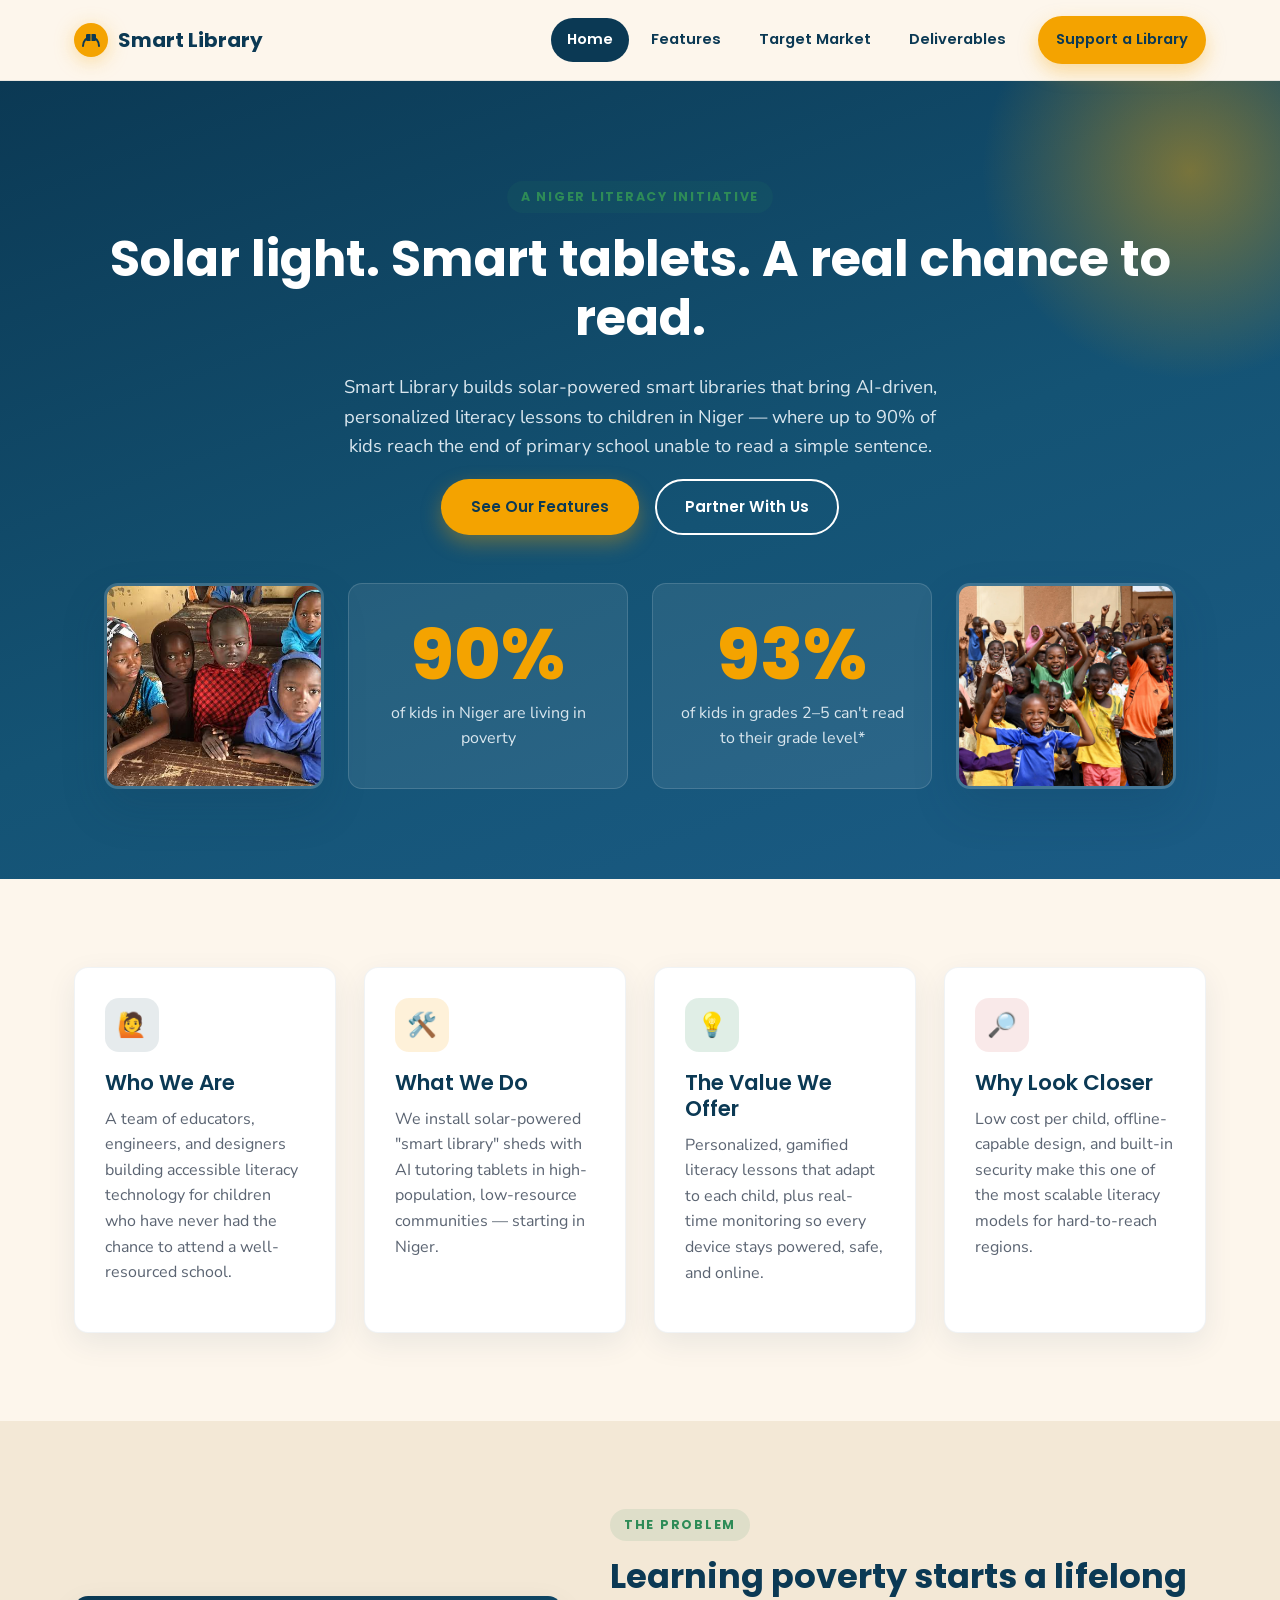
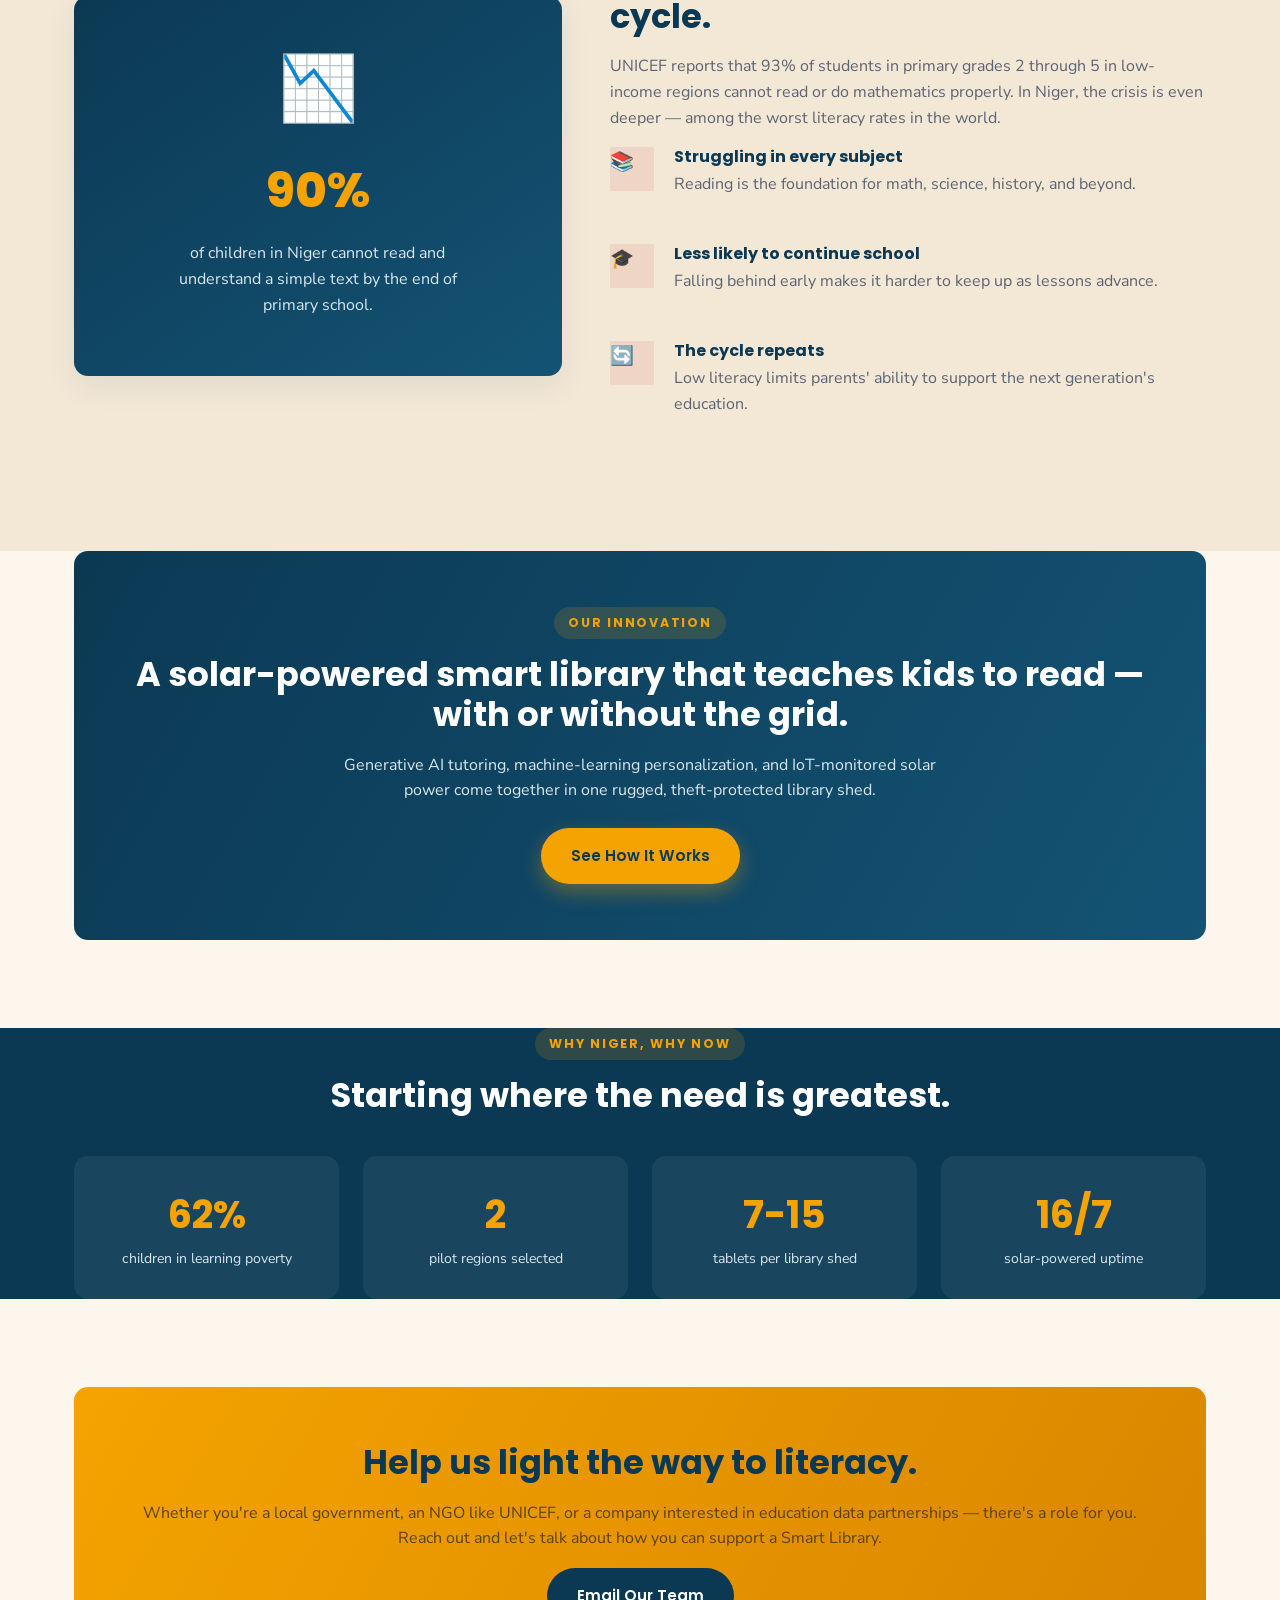
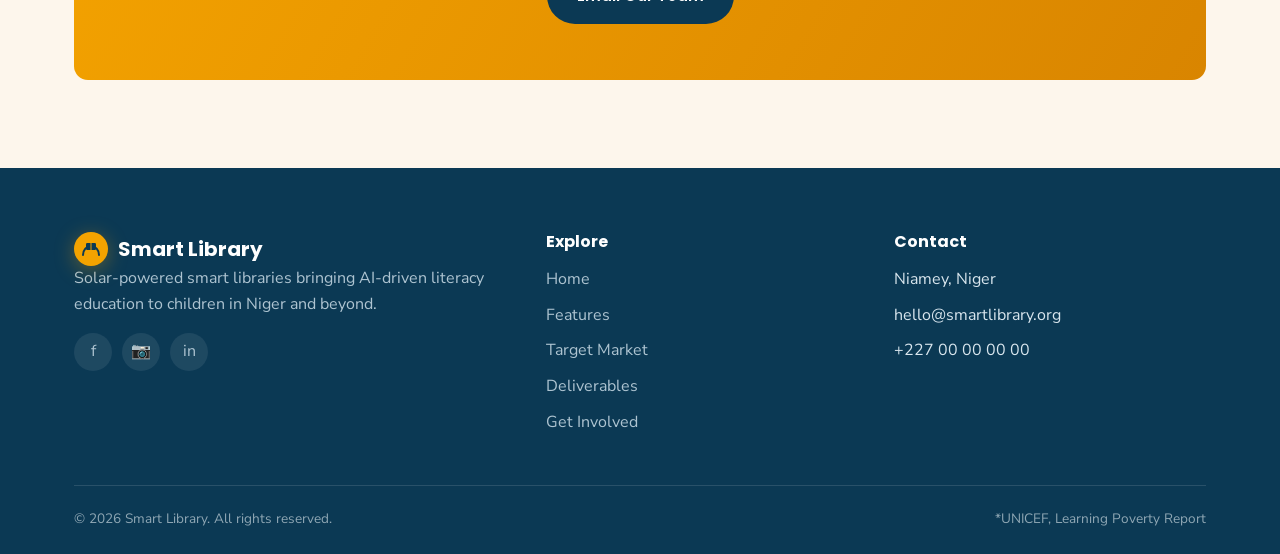
<file: index.html>
<!DOCTYPE html>
<html lang="en">
<head>
<meta charset="UTF-8">
<meta name="viewport" content="width=device-width, initial-scale=1.0">
<title>Smart Library | Solar-Powered Smart Libraries for Niger</title>
<meta name="description" content="Smart Library builds solar-powered smart libraries that bring AI-driven literacy tools to children in Niger, where learning poverty is among the highest in the world.">
<link rel="preconnect" href="https://fonts.googleapis.com">
<link href="https://fonts.googleapis.com/css2?family=Poppins:wght@500;600;700;800&family=Nunito+Sans:wght@400;600;700&display=swap" rel="stylesheet">
<link rel="stylesheet" href="css/style.css">
</head>
<body>

<header class="site-header">
  <nav class="nav">
    <a href="index.html" class="brand">
      <svg width="34" height="34" viewBox="0 0 34 34" class="brand-logo"><circle cx="17" cy="17" r="17" fill="#F4A300"/><path d="M9 23c0-5 3.5-9 8-9s8 4 8 9" stroke="#0B3954" stroke-width="2" fill="none" stroke-linecap="round"/><rect x="12" y="11" width="10" height="7" rx="1.2" fill="#0B3954"/><line x1="17" y1="11" x2="17" y2="18" stroke="#F4A300" stroke-width="1"/></svg>
      Smart Library
    </a>
    <ul class="nav-links">
      <li><a href="index.html">Home</a></li>
      <li><a href="features.html">Features</a></li>
      <li><a href="target-market.html">Target Market</a></li>
      <li><a href="deliverables.html">Deliverables</a></li>
      <li class="nav-cta"><a href="#get-involved" class="btn btn-primary">Support a Library</a></li>
    </ul>
    <button class="nav-toggle" aria-label="Toggle navigation"><span></span><span></span><span></span></button>
  </nav>
</header>

<!-- HERO -->
<section class="hero">
  <div class="container hero-grid">
    <div>
      <span class="eyebrow">A Niger Literacy Initiative</span>
      <h1>Solar light. Smart tablets. A real chance to read.</h1>
      <p class="lead">Smart Library builds solar-powered smart libraries that bring AI-driven, personalized literacy lessons to children in Niger — where up to 90% of kids reach the end of primary school unable to read a simple sentence.</p>
      <div class="btn-row">
        <a href="features.html" class="btn btn-primary">See Our Features</a>
        <a href="#get-involved" class="btn btn-outline">Partner With Us</a>
      </div>
      <div class="hero-stats-row">
        <img src="images/kids-cheering.jpg" alt="Children celebrating in Niger" class="hero-photo">
        <div class="hero-stats">
          <div class="hero-stat"><b data-count="90" data-suffix="%">0%</b><span>of kids in Niger are living in poverty</span></div>
          <div class="hero-stat"><b data-count="93" data-suffix="%">0%</b><span>of kids in grades 2–5 can't read to their grade level*</span></div>
        </div>
        <img src="images/classroom-girls.jpg" alt="Girls sitting at classroom desks in Niger" class="hero-photo">
      </div>
    </div>
  </div>
</section>

<!-- CLEAR MESSAGE -->
<section class="section">
  <div class="container">
    <div class="grid grid-4">
      <div class="card">
        <div class="icon icon-sky">🙋</div>
        <h3>Who We Are</h3>
        <p>A team of educators, engineers, and designers building accessible literacy technology for children who have never had the chance to attend a well-resourced school.</p>
      </div>
      <div class="card">
        <div class="icon icon-sun">🛠️</div>
        <h3>What We Do</h3>
        <p>We install solar-powered "smart library" sheds with AI tutoring tablets in high-population, low-resource communities — starting in Niger.</p>
      </div>
      <div class="card">
        <div class="icon icon-green">💡</div>
        <h3>The Value We Offer</h3>
        <p>Personalized, gamified literacy lessons that adapt to each child, plus real-time monitoring so every device stays powered, safe, and online.</p>
      </div>
      <div class="card">
        <div class="icon icon-red">🔎</div>
        <h3>Why Look Closer</h3>
        <p>Low cost per child, offline-capable design, and built-in security make this one of the most scalable literacy models for hard-to-reach regions.</p>
      </div>
    </div>
  </div>
</section>

<!-- THE PROBLEM -->
<section class="section section-sand">
  <div class="container">
    <div class="story-block">
      <div class="story-img">
        <div style="border-radius:14px;box-shadow:0 10px 30px rgba(11,57,84,0.08);height:380px;background:linear-gradient(145deg,#0B3954,#145374);display:flex;align-items:center;justify-content:center;flex-direction:column;color:#fff;gap:12px;">
          <div style="font-size:4rem;">📉</div>
          <div style="font-family:'Poppins',sans-serif;font-size:3rem;font-weight:800;color:#F4A300;">90%</div>
          <p style="color:#D9E6EE;max-width:280px;text-align:center;">of children in Niger cannot read and understand a simple text by the end of primary school.</p>
        </div>
      </div>
      <div>
        <span class="eyebrow">The Problem</span>
        <h2>Learning poverty starts a lifelong cycle.</h2>
        <p>UNICEF reports that 93% of students in primary grades 2 through 5 in low-income regions cannot read or do mathematics properly. In Niger, the crisis is even deeper — among the worst literacy rates in the world.</p>
        <div class="feature-row">
          <div class="icon icon-red" style="width:44px;height:44px;font-size:1.2rem;">📚</div>
          <div><h4>Struggling in every subject</h4><p>Reading is the foundation for math, science, history, and beyond.</p></div>
        </div>
        <div class="feature-row">
          <div class="icon icon-red" style="width:44px;height:44px;font-size:1.2rem;">🎓</div>
          <div><h4>Less likely to continue school</h4><p>Falling behind early makes it harder to keep up as lessons advance.</p></div>
        </div>
        <div class="feature-row">
          <div class="icon icon-red" style="width:44px;height:44px;font-size:1.2rem;">🔄</div>
          <div><h4>The cycle repeats</h4><p>Low literacy limits parents' ability to support the next generation's education.</p></div>
        </div>
      </div>
    </div>
  </div>
</section>

<!-- SOLUTION TEASER -->
<section class="section" style="padding-top:0;">
  <div class="container">
    <div class="cta-band" style="background:linear-gradient(120deg,#0B3954,#145374);color:#fff;">
      <span class="eyebrow" style="color:#F4A300;background:rgba(244,163,0,0.15);">Our Innovation</span>
      <h2 style="color:#fff;">A solar-powered smart library that teaches kids to read — with or without the grid.</h2>
      <p style="color:#D9E6EE;max-width:600px;margin:0 auto 24px;">Generative AI tutoring, machine-learning personalization, and IoT-monitored solar power come together in one rugged, theft-protected library shed.</p>
      <a href="features.html" class="btn btn-primary">See How It Works</a>
    </div>
  </div>
</section>

<!-- STATS BAND -->
<section class="section-sky">
  <div class="container">
    <div class="center" style="margin-bottom:40px;">
      <span class="eyebrow">Why Niger, Why Now</span>
      <h2>Starting where the need is greatest.</h2>
    </div>
    <div class="stats-strip">
      <div class="stat-box"><b data-count="90" data-suffix="%">0%</b><span>children in learning poverty</span></div>
      <div class="stat-box"><b data-count="3" data-suffix="">0</b><span>pilot regions selected</span></div>
      <div class="stat-box"><b data-count="10" data-suffix="-15">0</b><span>tablets per library shed</span></div>
      <div class="stat-box"><b data-count="24" data-suffix="/7">0</b><span>solar-powered uptime</span></div>
    </div>
  </div>
</section>

<!-- GET INVOLVED -->
<section class="section" id="get-involved">
  <div class="container">
    <div class="cta-band">
      <h2>Help us light the way to literacy.</h2>
      <p>Whether you're a local government, an NGO like UNICEF, or a company interested in education data partnerships — there's a role for you. Reach out and let's talk about how you can support a Smart Library.</p>
      <div class="btn-row" style="justify-content:center;">
        <a href="mailto:hello@smartlibrary.org" class="btn btn-secondary">Email Our Team</a>
      </div>
    </div>
  </div>
</section>

<footer class="site-footer">
  <div class="container">
    <div class="footer-grid">
      <div class="footer-brand">
        <a href="index.html" class="brand" style="color:#fff;"><svg width="34" height="34" viewBox="0 0 34 34" class="brand-logo"><circle cx="17" cy="17" r="17" fill="#F4A300"/><path d="M9 23c0-5 3.5-9 8-9s8 4 8 9" stroke="#0B3954" stroke-width="2" fill="none" stroke-linecap="round"/><rect x="12" y="11" width="10" height="7" rx="1.2" fill="#0B3954"/><line x1="17" y1="11" x2="17" y2="18" stroke="#F4A300" stroke-width="1"/></svg>
      Smart Library</a>
        <p>Solar-powered smart libraries bringing AI-driven literacy education to children in Niger and beyond.</p>
        <div class="social-row">
          <a href="#" aria-label="Facebook">f</a>
          <a href="#" aria-label="Instagram">📷</a>
          <a href="#" aria-label="LinkedIn">in</a>
        </div>
      </div>
      <div>
        <h4>Explore</h4>
        <ul>
          <li><a href="index.html">Home</a></li>
          <li><a href="features.html">Features</a></li>
          <li><a href="target-market.html">Target Market</a></li>
          <li><a href="deliverables.html">Deliverables</a></li>
          <li><a href="#get-involved">Get Involved</a></li>
        </ul>
      </div>
      <div>
        <h4>Contact</h4>
        <ul>
          <li>Niamey, Niger</li>
          <li>hello@smartlibrary.org</li>
          <li>+227 00 00 00 00</li>
        </ul>
      </div>
    </div>
    <div class="footer-bottom">
      <span>© 2026 Smart Library. All rights reserved.</span>
      <span>*UNICEF, Learning Poverty Report</span>
    </div>
  </div>
</footer>

<script src="js/script.js"></script>
</body>
</html>
</file>
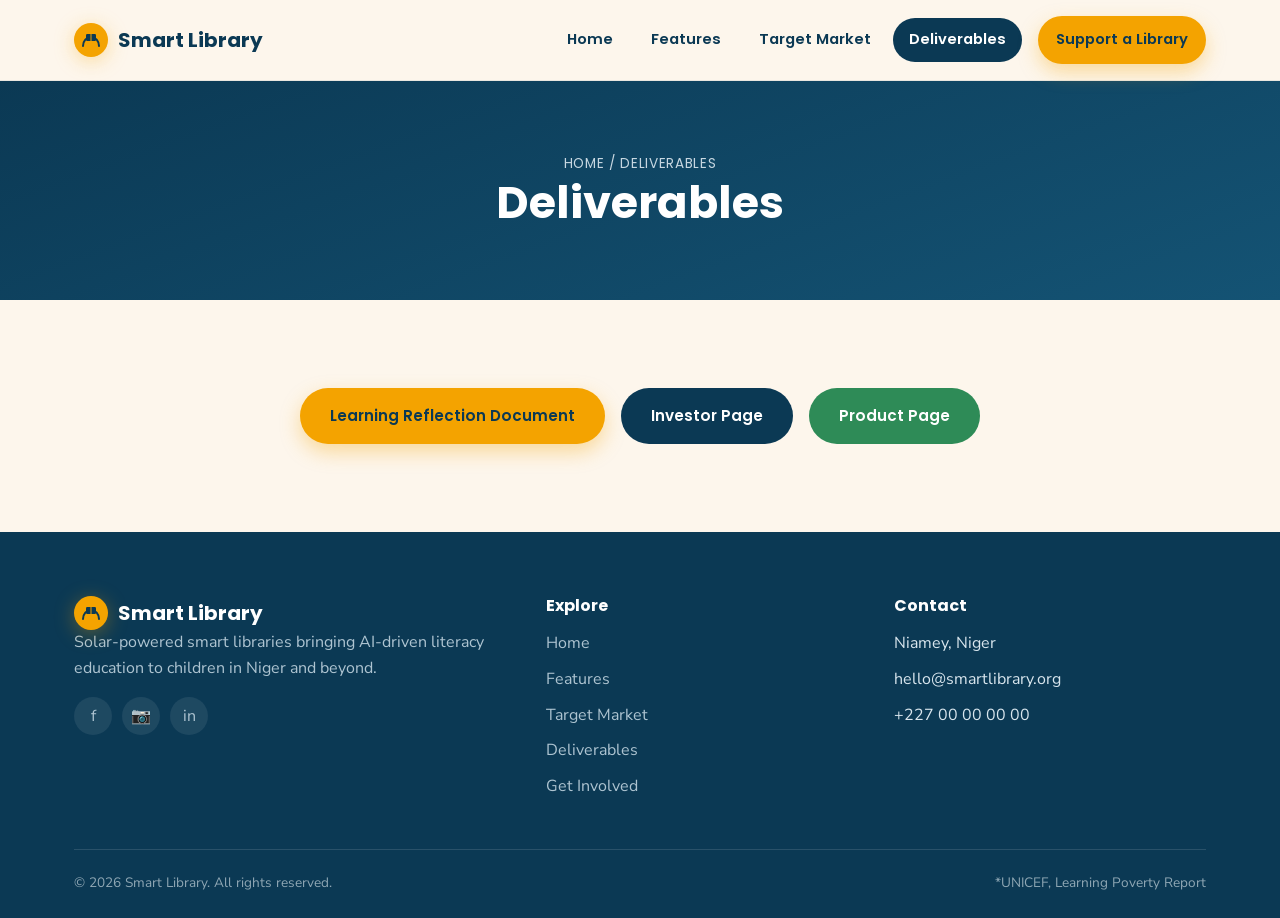
<file: deliverables.html>
<!DOCTYPE html>
<html lang="en">
<head>
<meta charset="UTF-8">
<meta name="viewport" content="width=device-width, initial-scale=1.0">
<title>Deliverables | Smart Library</title>
<link rel="preconnect" href="https://fonts.googleapis.com">
<link href="https://fonts.googleapis.com/css2?family=Poppins:wght@500;600;700;800&family=Nunito+Sans:wght@400;600;700&display=swap" rel="stylesheet">
<link rel="stylesheet" href="css/style.css">
</head>
<body>

<header class="site-header">
  <nav class="nav">
    <a href="index.html" class="brand">
      <svg width="34" height="34" viewBox="0 0 34 34" class="brand-logo"><circle cx="17" cy="17" r="17" fill="#F4A300"/><path d="M9 23c0-5 3.5-9 8-9s8 4 8 9" stroke="#0B3954" stroke-width="2" fill="none" stroke-linecap="round"/><rect x="12" y="11" width="10" height="7" rx="1.2" fill="#0B3954"/><line x1="17" y1="11" x2="17" y2="18" stroke="#F4A300" stroke-width="1"/></svg>
      Smart Library
    </a>
    <ul class="nav-links">
      <li><a href="index.html">Home</a></li>
      <li><a href="features.html">Features</a></li>
      <li><a href="target-market.html">Target Market</a></li>
      <li><a href="deliverables.html" class="active">Deliverables</a></li>
      <li class="nav-cta"><a href="index.html#get-involved" class="btn btn-primary">Support a Library</a></li>
    </ul>
    <button class="nav-toggle" aria-label="Toggle navigation"><span></span><span></span><span></span></button>
  </nav>
</header>

<section class="page-header">
  <div class="container">
    <span class="breadcrumb">Home / Deliverables</span>
    <h1>Deliverables</h1>
  </div>
</section>

<section class="section">
  <div class="container center">
    <div class="btn-row" style="justify-content:center;">
      <a href="learning-reflection-document.html" class="btn btn-primary">Learning Reflection Document</a>
      <a href="investor-page.html" class="btn btn-secondary">Investor Page</a>
      <a href="product-page.html" class="btn btn-green">Product Page</a>
    </div>
  </div>
</section>

<footer class="site-footer">
  <div class="container">
    <div class="footer-grid">
      <div class="footer-brand">
        <a href="index.html" class="brand" style="color:#fff;">
          <svg width="34" height="34" viewBox="0 0 34 34" class="brand-logo"><circle cx="17" cy="17" r="17" fill="#F4A300"/><path d="M9 23c0-5 3.5-9 8-9s8 4 8 9" stroke="#0B3954" stroke-width="2" fill="none" stroke-linecap="round"/><rect x="12" y="11" width="10" height="7" rx="1.2" fill="#0B3954"/><line x1="17" y1="11" x2="17" y2="18" stroke="#F4A300" stroke-width="1"/></svg>
          Smart Library
        </a>
        <p>Solar-powered smart libraries bringing AI-driven literacy education to children in Niger and beyond.</p>
        <div class="social-row">
          <a href="#" aria-label="Facebook">f</a>
          <a href="#" aria-label="Instagram">📷</a>
          <a href="#" aria-label="LinkedIn">in</a>
        </div>
      </div>
      <div>
        <h4>Explore</h4>
        <ul>
          <li><a href="index.html">Home</a></li>
          <li><a href="features.html">Features</a></li>
          <li><a href="target-market.html">Target Market</a></li>
          <li><a href="deliverables.html">Deliverables</a></li>
          <li><a href="index.html#get-involved">Get Involved</a></li>
        </ul>
      </div>
      <div>
        <h4>Contact</h4>
        <ul>
          <li>Niamey, Niger</li>
          <li>hello@smartlibrary.org</li>
          <li>+227 00 00 00 00</li>
        </ul>
      </div>
    </div>
    <div class="footer-bottom">
      <span>© 2026 Smart Library. All rights reserved.</span>
      <span>*UNICEF, Learning Poverty Report</span>
    </div>
  </div>
</footer>

<script src="js/script.js"></script>
</body>
</html>
</file>
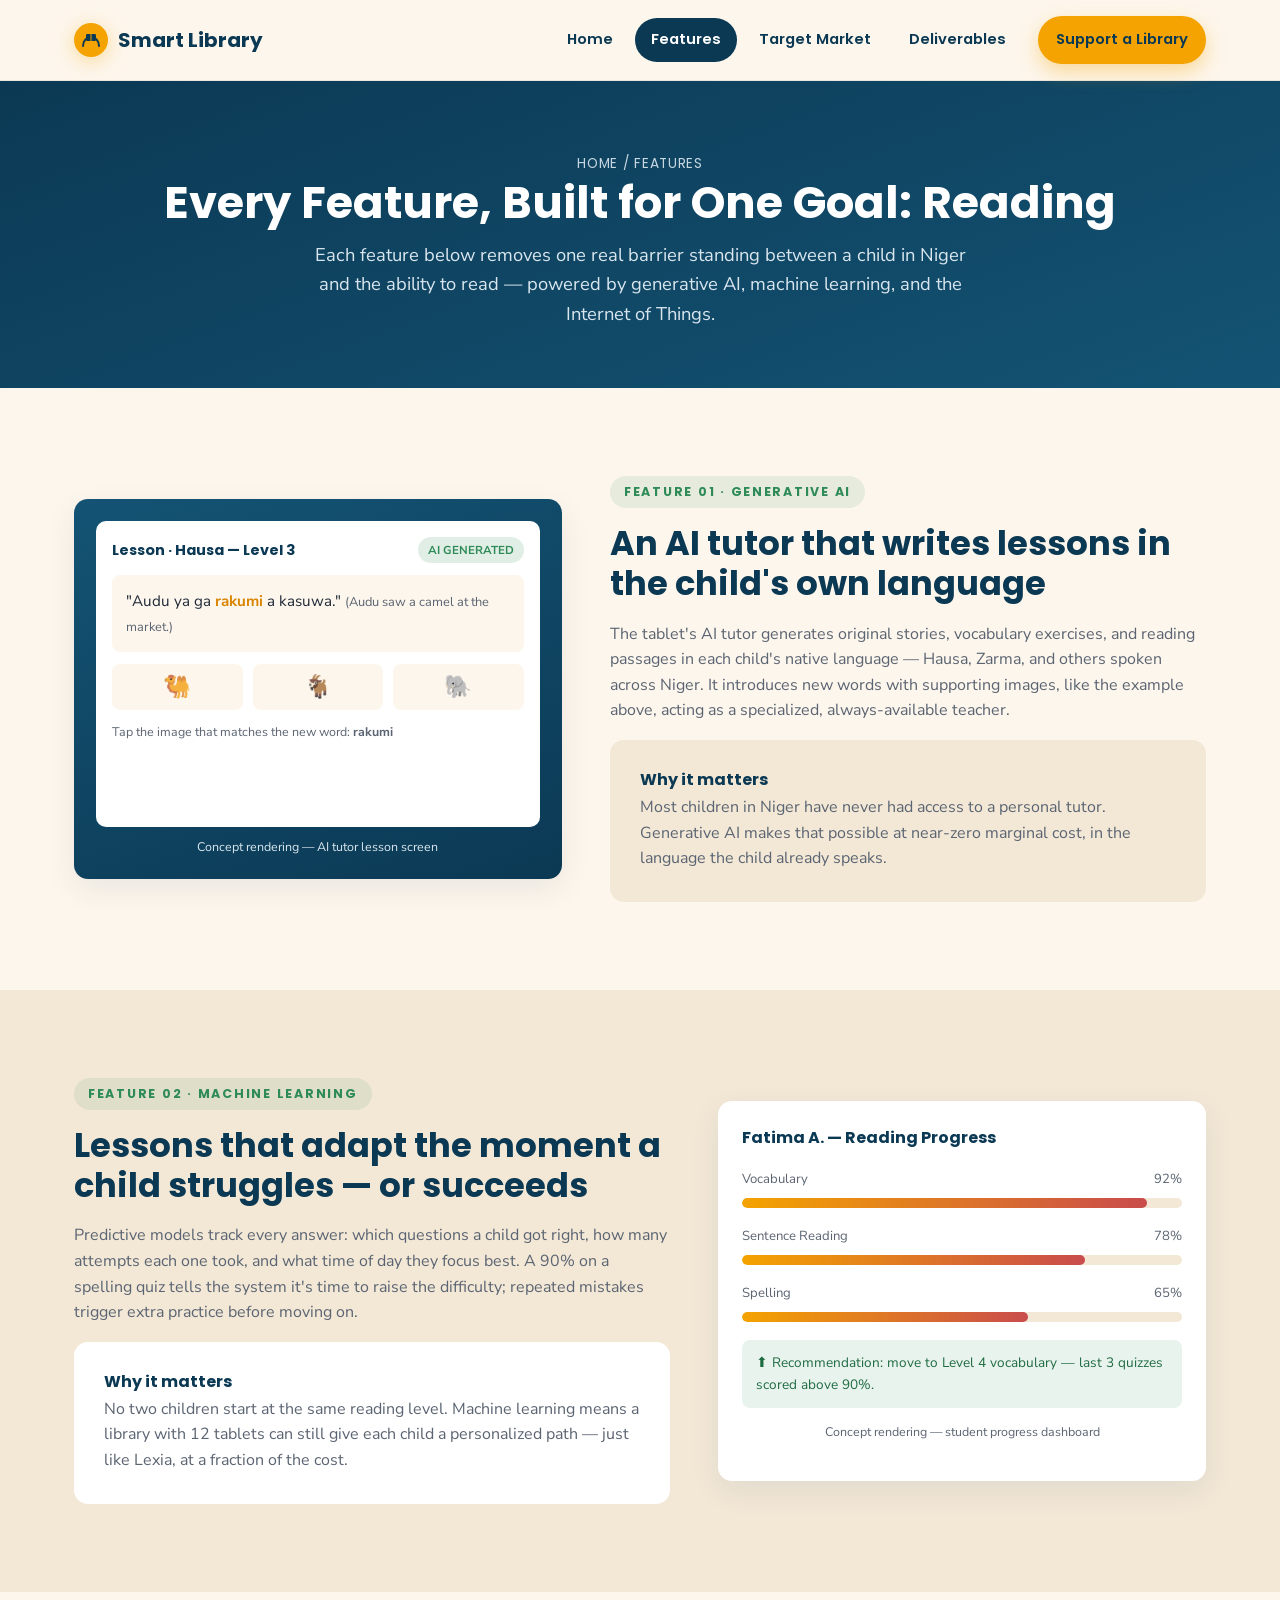
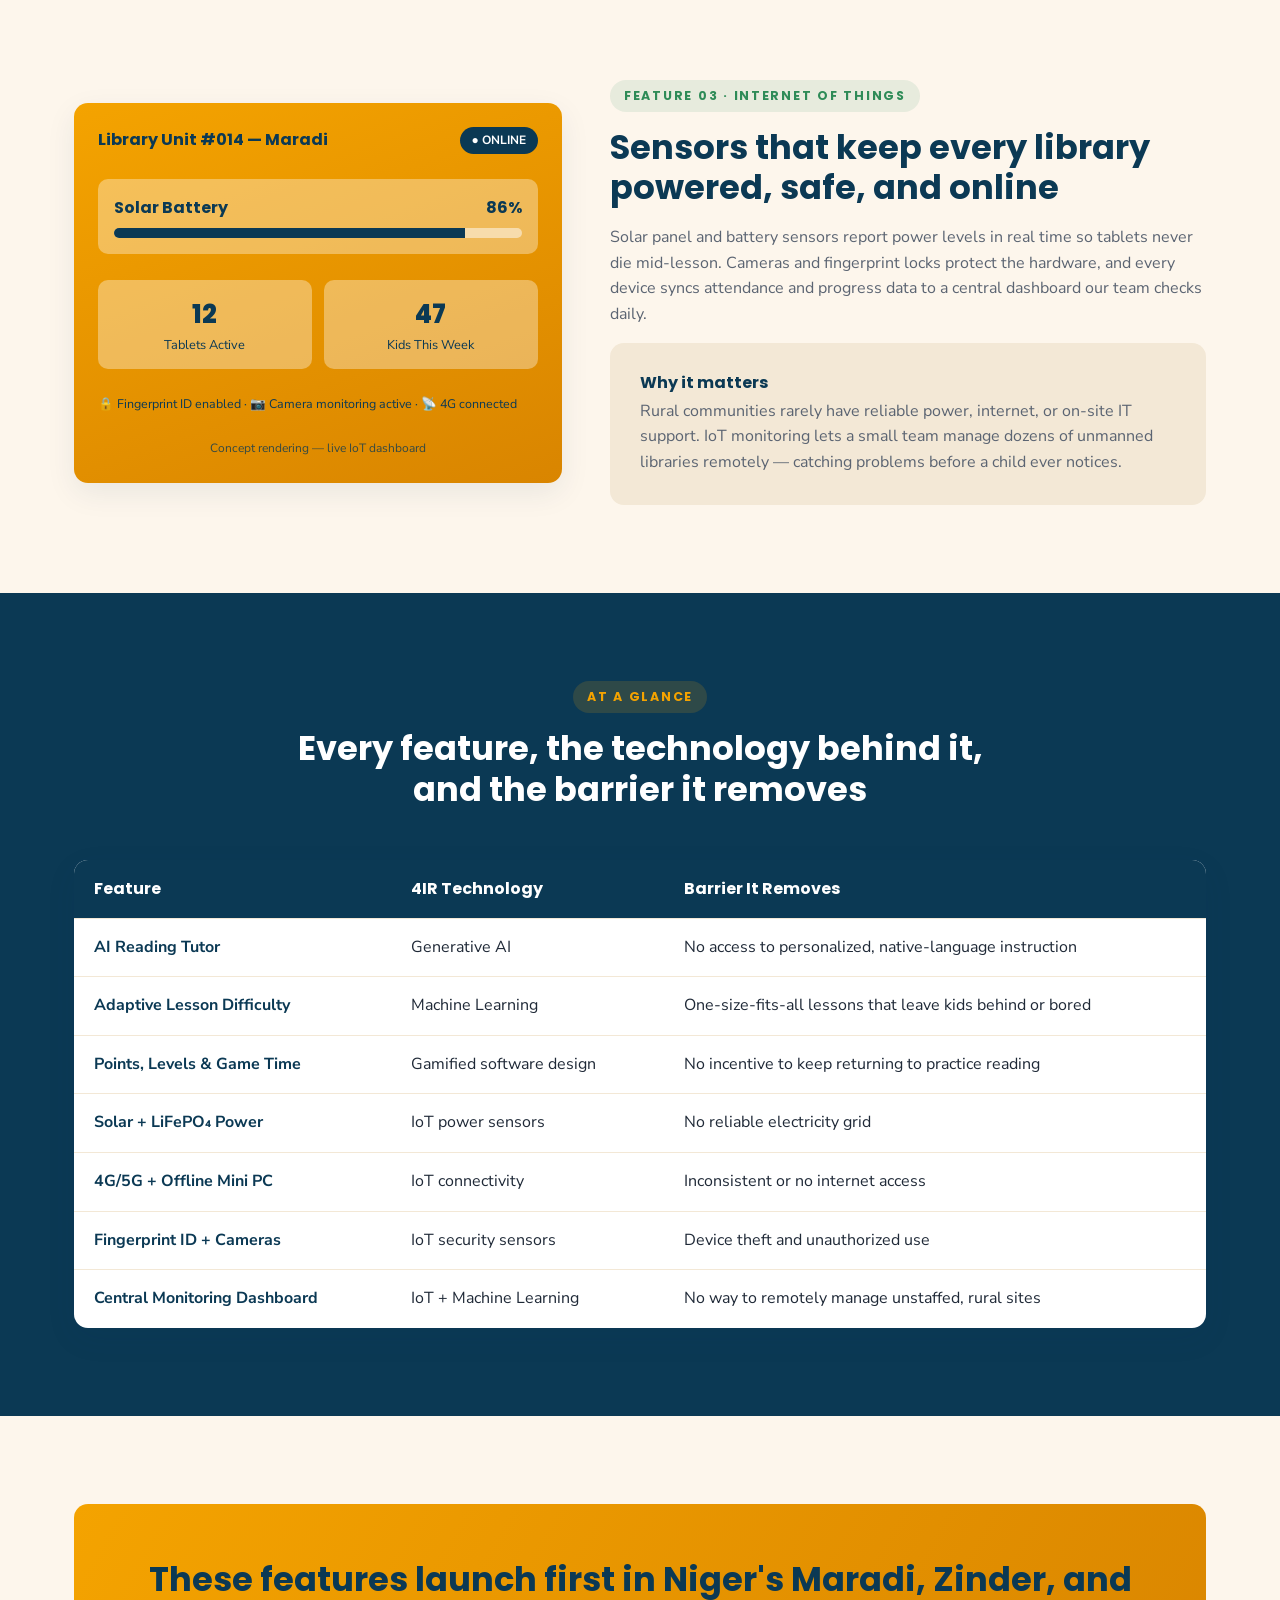
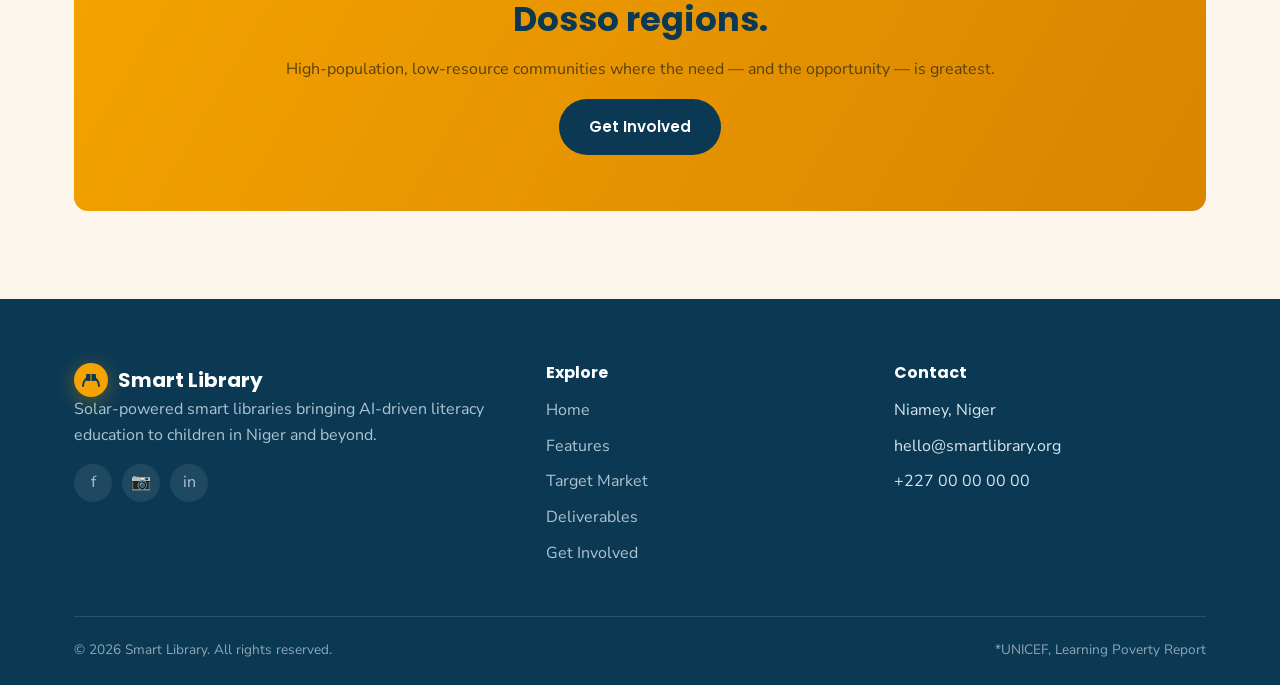
<file: features.html>
<!DOCTYPE html>
<html lang="en">
<head>
<meta charset="UTF-8">
<meta name="viewport" content="width=device-width, initial-scale=1.0">
<title>Features | Smart Library</title>
<meta name="description" content="Every major feature of Smart Library — generative AI tutoring, machine-learning personalization, and IoT monitoring — and the 4th Industrial Revolution technology behind each one.">
<link rel="preconnect" href="https://fonts.googleapis.com">
<link href="https://fonts.googleapis.com/css2?family=Poppins:wght@500;600;700;800&family=Nunito+Sans:wght@400;600;700&display=swap" rel="stylesheet">
<link rel="stylesheet" href="css/style.css">
</head>
<body>

<header class="site-header">
  <nav class="nav">
    <a href="index.html" class="brand">
      <svg width="34" height="34" viewBox="0 0 34 34" class="brand-logo"><circle cx="17" cy="17" r="17" fill="#F4A300"/><path d="M9 23c0-5 3.5-9 8-9s8 4 8 9" stroke="#0B3954" stroke-width="2" fill="none" stroke-linecap="round"/><rect x="12" y="11" width="10" height="7" rx="1.2" fill="#0B3954"/><line x1="17" y1="11" x2="17" y2="18" stroke="#F4A300" stroke-width="1"/></svg>
      Smart Library
    </a>
    <ul class="nav-links">
      <li><a href="index.html">Home</a></li>
      <li><a href="features.html" class="active">Features</a></li>
      <li><a href="target-market.html">Target Market</a></li>
      <li><a href="deliverables.html">Deliverables</a></li>
      <li class="nav-cta"><a href="index.html#get-involved" class="btn btn-primary">Support a Library</a></li>
    </ul>
    <button class="nav-toggle" aria-label="Toggle navigation"><span></span><span></span><span></span></button>
  </nav>
</header>

<section class="page-header">
  <div class="container">
    <span class="breadcrumb">Home / Features</span>
    <h1>Every Feature, Built for One Goal: Reading</h1>
    <p class="lead" style="max-width:680px;margin:0 auto;color:#D9E6EE;">Each feature below removes one real barrier standing between a child in Niger and the ability to read — powered by generative AI, machine learning, and the Internet of Things.</p>
  </div>
</section>

<!-- FEATURE 1: GENERATIVE AI -->
<section class="section">
  <div class="container">
    <div class="story-block">
      <div class="story-img">
        <div style="border-radius:14px;box-shadow:0 10px 30px rgba(11,57,84,0.08);height:380px;background:linear-gradient(160deg,#145374,#0B3954);padding:22px;display:flex;flex-direction:column;justify-content:space-between;">
          <div style="background:#fff;border-radius:10px;padding:16px;flex:1;display:flex;flex-direction:column;gap:12px;">
            <div style="display:flex;justify-content:space-between;align-items:center;">
              <strong style="font-family:'Poppins',sans-serif;color:#0B3954;font-size:.9rem;">Lesson · Hausa — Level 3</strong>
              <span style="background:rgba(46,139,87,0.15);color:#2E8B57;font-size:.72rem;font-weight:700;padding:4px 10px;border-radius:50px;">AI GENERATED</span>
            </div>
            <div style="background:#FDF6EC;border-radius:8px;padding:14px;color:#1F2937;font-size:.95rem;">"Audu ya ga <b style="color:#D98500;">rakumi</b> a kasuwa." <span style="color:#5B6472;font-size:.8rem;">(Audu saw a camel at the market.)</span></div>
            <div style="display:flex;gap:10px;">
              <div style="flex:1;background:#FDF6EC;border-radius:8px;height:46px;display:flex;align-items:center;justify-content:center;font-size:1.4rem;">🐫</div>
              <div style="flex:1;background:#FDF6EC;border-radius:8px;height:46px;display:flex;align-items:center;justify-content:center;font-size:1.4rem;">🐐</div>
              <div style="flex:1;background:#FDF6EC;border-radius:8px;height:46px;display:flex;align-items:center;justify-content:center;font-size:1.4rem;">🐘</div>
            </div>
            <span style="color:#5B6472;font-size:.78rem;">Tap the image that matches the new word: <b>rakumi</b></span>
          </div>
          <span style="color:#D9E6EE;font-size:.78rem;text-align:center;margin-top:10px;">Concept rendering — AI tutor lesson screen</span>
        </div>
      </div>
      <div>
        <span class="eyebrow">Feature 01 · Generative AI</span>
        <h2>An AI tutor that writes lessons in the child's own language</h2>
        <p>The tablet's AI tutor generates original stories, vocabulary exercises, and reading passages in each child's native language — Hausa, Zarma, and others spoken across Niger. It introduces new words with supporting images, like the example above, acting as a specialized, always-available teacher.</p>
        <div class="card" style="background:var(--sand-dark);box-shadow:none;border:none;">
          <h4 style="margin-bottom:6px;">Why it matters</h4>
          <p style="margin:0;">Most children in Niger have never had access to a personal tutor. Generative AI makes that possible at near-zero marginal cost, in the language the child already speaks.</p>
        </div>
      </div>
    </div>
  </div>
</section>

<!-- FEATURE 2: MACHINE LEARNING -->
<section class="section section-sand">
  <div class="container">
    <div class="story-block reverse">
      <div>
        <span class="eyebrow">Feature 02 · Machine Learning</span>
        <h2>Lessons that adapt the moment a child struggles — or succeeds</h2>
        <p>Predictive models track every answer: which questions a child got right, how many attempts each one took, and what time of day they focus best. A 90% on a spelling quiz tells the system it's time to raise the difficulty; repeated mistakes trigger extra practice before moving on.</p>
        <div class="card" style="background:var(--white);box-shadow:none;border:none;">
          <h4 style="margin-bottom:6px;">Why it matters</h4>
          <p style="margin:0;">No two children start at the same reading level. Machine learning means a library with 12 tablets can still give each child a personalized path — just like Lexia, at a fraction of the cost.</p>
        </div>
      </div>
      <div class="story-img">
        <div style="border-radius:14px;box-shadow:0 10px 30px rgba(11,57,84,0.08);height:380px;background:#fff;padding:24px;">
          <strong style="font-family:'Poppins',sans-serif;color:#0B3954;">Fatima A. — Reading Progress</strong>
          <div style="margin-top:18px;">
            <div style="display:flex;justify-content:space-between;font-size:.82rem;color:#5B6472;margin-bottom:4px;"><span>Vocabulary</span><span>92%</span></div>
            <div class="bar"><span style="width:92%;"></span></div>
            <div style="display:flex;justify-content:space-between;font-size:.82rem;color:#5B6472;margin-bottom:4px;"><span>Sentence Reading</span><span>78%</span></div>
            <div class="bar"><span style="width:78%;"></span></div>
            <div style="display:flex;justify-content:space-between;font-size:.82rem;color:#5B6472;margin-bottom:4px;"><span>Spelling</span><span>65%</span></div>
            <div class="bar"><span style="width:65%;"></span></div>
          </div>
          <div style="background:rgba(46,139,87,0.1);border-radius:8px;padding:12px 14px;margin-top:14px;font-size:.85rem;color:#1F6B41;">⬆ Recommendation: move to Level 4 vocabulary — last 3 quizzes scored above 90%.</div>
          <span style="display:block;margin-top:14px;color:var(--text-light);font-size:.78rem;text-align:center;">Concept rendering — student progress dashboard</span>
        </div>
      </div>
    </div>
  </div>
</section>

<!-- FEATURE 3: IoT -->
<section class="section">
  <div class="container">
    <div class="story-block">
      <div class="story-img">
        <div style="border-radius:14px;box-shadow:0 10px 30px rgba(11,57,84,0.08);height:380px;background:linear-gradient(160deg,#F4A300,#D98500);padding:24px;display:flex;flex-direction:column;justify-content:space-between;color:#0B3954;">
          <div style="display:flex;justify-content:space-between;align-items:center;">
            <strong style="font-family:'Poppins',sans-serif;">Library Unit #014 — Maradi</strong>
            <span style="background:#0B3954;color:#fff;padding:4px 12px;border-radius:50px;font-size:.75rem;font-weight:700;">● ONLINE</span>
          </div>
          <div style="background:rgba(255,255,255,0.35);border-radius:10px;padding:16px;">
            <div style="display:flex;justify-content:space-between;font-family:'Poppins',sans-serif;font-weight:700;margin-bottom:8px;"><span>Solar Battery</span><span>86%</span></div>
            <div style="height:10px;background:rgba(255,255,255,0.5);border-radius:6px;overflow:hidden;"><span style="display:block;width:86%;height:100%;background:#0B3954;"></span></div>
          </div>
          <div style="display:grid;grid-template-columns:1fr 1fr;gap:12px;">
            <div style="background:rgba(255,255,255,0.35);border-radius:10px;padding:14px;text-align:center;">
              <div style="font-family:'Poppins',sans-serif;font-weight:800;font-size:1.6rem;">12</div>
              <div style="font-size:.8rem;">Tablets Active</div>
            </div>
            <div style="background:rgba(255,255,255,0.35);border-radius:10px;padding:14px;text-align:center;">
              <div style="font-family:'Poppins',sans-serif;font-weight:800;font-size:1.6rem;">47</div>
              <div style="font-size:.8rem;">Kids This Week</div>
            </div>
          </div>
          <span style="font-size:.78rem;">🔒 Fingerprint ID enabled · 📷 Camera monitoring active · 📡 4G connected</span>
          <span style="font-size:.75rem;opacity:.8;text-align:center;">Concept rendering — live IoT dashboard</span>
        </div>
      </div>
      <div>
        <span class="eyebrow">Feature 03 · Internet of Things</span>
        <h2>Sensors that keep every library powered, safe, and online</h2>
        <p>Solar panel and battery sensors report power levels in real time so tablets never die mid-lesson. Cameras and fingerprint locks protect the hardware, and every device syncs attendance and progress data to a central dashboard our team checks daily.</p>
        <div class="card" style="background:var(--sand-dark);box-shadow:none;border:none;">
          <h4 style="margin-bottom:6px;">Why it matters</h4>
          <p style="margin:0;">Rural communities rarely have reliable power, internet, or on-site IT support. IoT monitoring lets a small team manage dozens of unmanned libraries remotely — catching problems before a child ever notices.</p>
        </div>
      </div>
    </div>
  </div>
</section>

<!-- FEATURE SUMMARY GRID -->
<section class="section section-sky">
  <div class="container">
    <div class="center" style="max-width:720px;margin:0 auto 50px;">
      <span class="eyebrow">At a Glance</span>
      <h2>Every feature, the technology behind it, and the barrier it removes</h2>
    </div>
    <table class="spec-table">
      <tr><th>Feature</th><th>4IR Technology</th><th>Barrier It Removes</th></tr>
      <tr><td>AI Reading Tutor</td><td>Generative AI</td><td>No access to personalized, native-language instruction</td></tr>
      <tr><td>Adaptive Lesson Difficulty</td><td>Machine Learning</td><td>One-size-fits-all lessons that leave kids behind or bored</td></tr>
      <tr><td>Points, Levels &amp; Game Time</td><td>Gamified software design</td><td>No incentive to keep returning to practice reading</td></tr>
      <tr><td>Solar + LiFePO₄ Power</td><td>IoT power sensors</td><td>No reliable electricity grid</td></tr>
      <tr><td>4G/5G + Offline Mini PC</td><td>IoT connectivity</td><td>Inconsistent or no internet access</td></tr>
      <tr><td>Fingerprint ID + Cameras</td><td>IoT security sensors</td><td>Device theft and unauthorized use</td></tr>
      <tr><td>Central Monitoring Dashboard</td><td>IoT + Machine Learning</td><td>No way to remotely manage unstaffed, rural sites</td></tr>
    </table>
  </div>
</section>

<section class="section">
  <div class="container">
    <div class="cta-band">
      <h2>These features launch first in Niger's Maradi, Zinder, and Dosso regions.</h2>
      <p>High-population, low-resource communities where the need — and the opportunity — is greatest.</p>
      <div class="btn-row" style="justify-content:center;">
        <a href="index.html#get-involved" class="btn btn-secondary">Get Involved</a>
      </div>
    </div>
  </div>
</section>

<footer class="site-footer">
  <div class="container">
    <div class="footer-grid">
      <div class="footer-brand">
        <a href="index.html" class="brand" style="color:#fff;">
          <svg width="34" height="34" viewBox="0 0 34 34" class="brand-logo"><circle cx="17" cy="17" r="17" fill="#F4A300"/><path d="M9 23c0-5 3.5-9 8-9s8 4 8 9" stroke="#0B3954" stroke-width="2" fill="none" stroke-linecap="round"/><rect x="12" y="11" width="10" height="7" rx="1.2" fill="#0B3954"/><line x1="17" y1="11" x2="17" y2="18" stroke="#F4A300" stroke-width="1"/></svg>
          Smart Library
        </a>
        <p>Solar-powered smart libraries bringing AI-driven literacy education to children in Niger and beyond.</p>
        <div class="social-row">
          <a href="#" aria-label="Facebook">f</a>
          <a href="#" aria-label="Instagram">📷</a>
          <a href="#" aria-label="LinkedIn">in</a>
        </div>
      </div>
      <div>
        <h4>Explore</h4>
        <ul>
          <li><a href="index.html">Home</a></li>
          <li><a href="features.html">Features</a></li>
          <li><a href="target-market.html">Target Market</a></li>
          <li><a href="deliverables.html">Deliverables</a></li>
          <li><a href="index.html#get-involved">Get Involved</a></li>
        </ul>
      </div>
      <div>
        <h4>Contact</h4>
        <ul>
          <li>Niamey, Niger</li>
          <li>hello@smartlibrary.org</li>
          <li>+227 00 00 00 00</li>
        </ul>
      </div>
    </div>
    <div class="footer-bottom">
      <span>© 2026 Smart Library. All rights reserved.</span>
      <span>*UNICEF, Learning Poverty Report</span>
    </div>
  </div>
</footer>

<script src="js/script.js"></script>
</body>
</html>
</file>
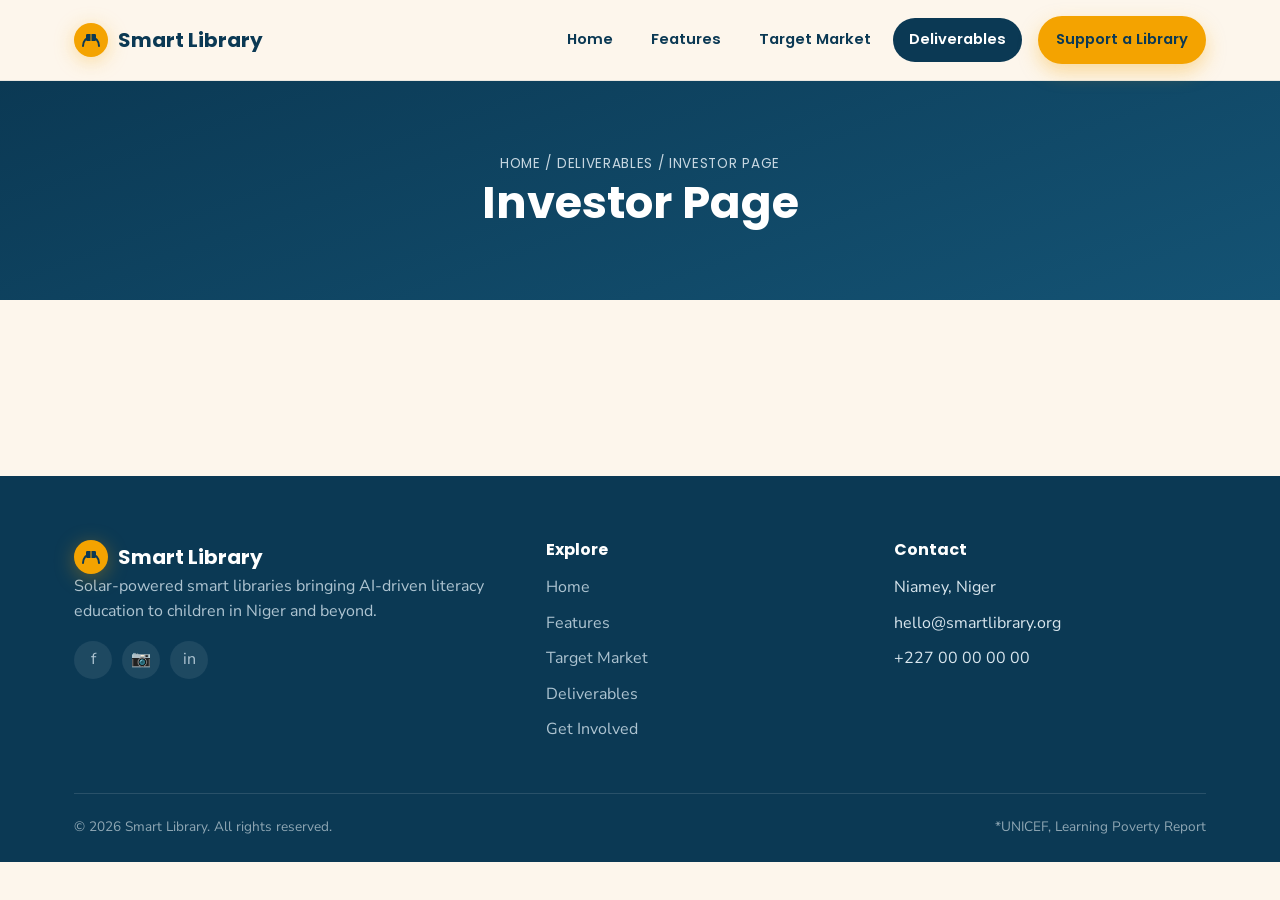
<file: investor-page.html>
<!DOCTYPE html>
<html lang="en">
<head>
<meta charset="UTF-8">
<meta name="viewport" content="width=device-width, initial-scale=1.0">
<title>Investor Page | Smart Library</title>
<link rel="preconnect" href="https://fonts.googleapis.com">
<link href="https://fonts.googleapis.com/css2?family=Poppins:wght@500;600;700;800&family=Nunito+Sans:wght@400;600;700&display=swap" rel="stylesheet">
<link rel="stylesheet" href="css/style.css">
</head>
<body>

<header class="site-header">
  <nav class="nav">
    <a href="index.html" class="brand">
      <svg width="34" height="34" viewBox="0 0 34 34" class="brand-logo"><circle cx="17" cy="17" r="17" fill="#F4A300"/><path d="M9 23c0-5 3.5-9 8-9s8 4 8 9" stroke="#0B3954" stroke-width="2" fill="none" stroke-linecap="round"/><rect x="12" y="11" width="10" height="7" rx="1.2" fill="#0B3954"/><line x1="17" y1="11" x2="17" y2="18" stroke="#F4A300" stroke-width="1"/></svg>
      Smart Library
    </a>
    <ul class="nav-links">
      <li><a href="index.html">Home</a></li>
      <li><a href="features.html">Features</a></li>
      <li><a href="target-market.html">Target Market</a></li>
      <li><a href="deliverables.html" class="active">Deliverables</a></li>
      <li class="nav-cta"><a href="index.html#get-involved" class="btn btn-primary">Support a Library</a></li>
    </ul>
    <button class="nav-toggle" aria-label="Toggle navigation"><span></span><span></span><span></span></button>
  </nav>
</header>

<section class="page-header">
  <div class="container">
    <span class="breadcrumb">Home / Deliverables / Investor Page</span>
    <h1>Investor Page</h1>
  </div>
</section>

<section class="section">
  <div class="container">
  </div>
</section>

<footer class="site-footer">
  <div class="container">
    <div class="footer-grid">
      <div class="footer-brand">
        <a href="index.html" class="brand" style="color:#fff;">
          <svg width="34" height="34" viewBox="0 0 34 34" class="brand-logo"><circle cx="17" cy="17" r="17" fill="#F4A300"/><path d="M9 23c0-5 3.5-9 8-9s8 4 8 9" stroke="#0B3954" stroke-width="2" fill="none" stroke-linecap="round"/><rect x="12" y="11" width="10" height="7" rx="1.2" fill="#0B3954"/><line x1="17" y1="11" x2="17" y2="18" stroke="#F4A300" stroke-width="1"/></svg>
          Smart Library
        </a>
        <p>Solar-powered smart libraries bringing AI-driven literacy education to children in Niger and beyond.</p>
        <div class="social-row">
          <a href="#" aria-label="Facebook">f</a>
          <a href="#" aria-label="Instagram">📷</a>
          <a href="#" aria-label="LinkedIn">in</a>
        </div>
      </div>
      <div>
        <h4>Explore</h4>
        <ul>
          <li><a href="index.html">Home</a></li>
          <li><a href="features.html">Features</a></li>
          <li><a href="target-market.html">Target Market</a></li>
          <li><a href="deliverables.html">Deliverables</a></li>
          <li><a href="index.html#get-involved">Get Involved</a></li>
        </ul>
      </div>
      <div>
        <h4>Contact</h4>
        <ul>
          <li>Niamey, Niger</li>
          <li>hello@smartlibrary.org</li>
          <li>+227 00 00 00 00</li>
        </ul>
      </div>
    </div>
    <div class="footer-bottom">
      <span>© 2026 Smart Library. All rights reserved.</span>
      <span>*UNICEF, Learning Poverty Report</span>
    </div>
  </div>
</footer>

<script src="js/script.js"></script>
</body>
</html>
</file>
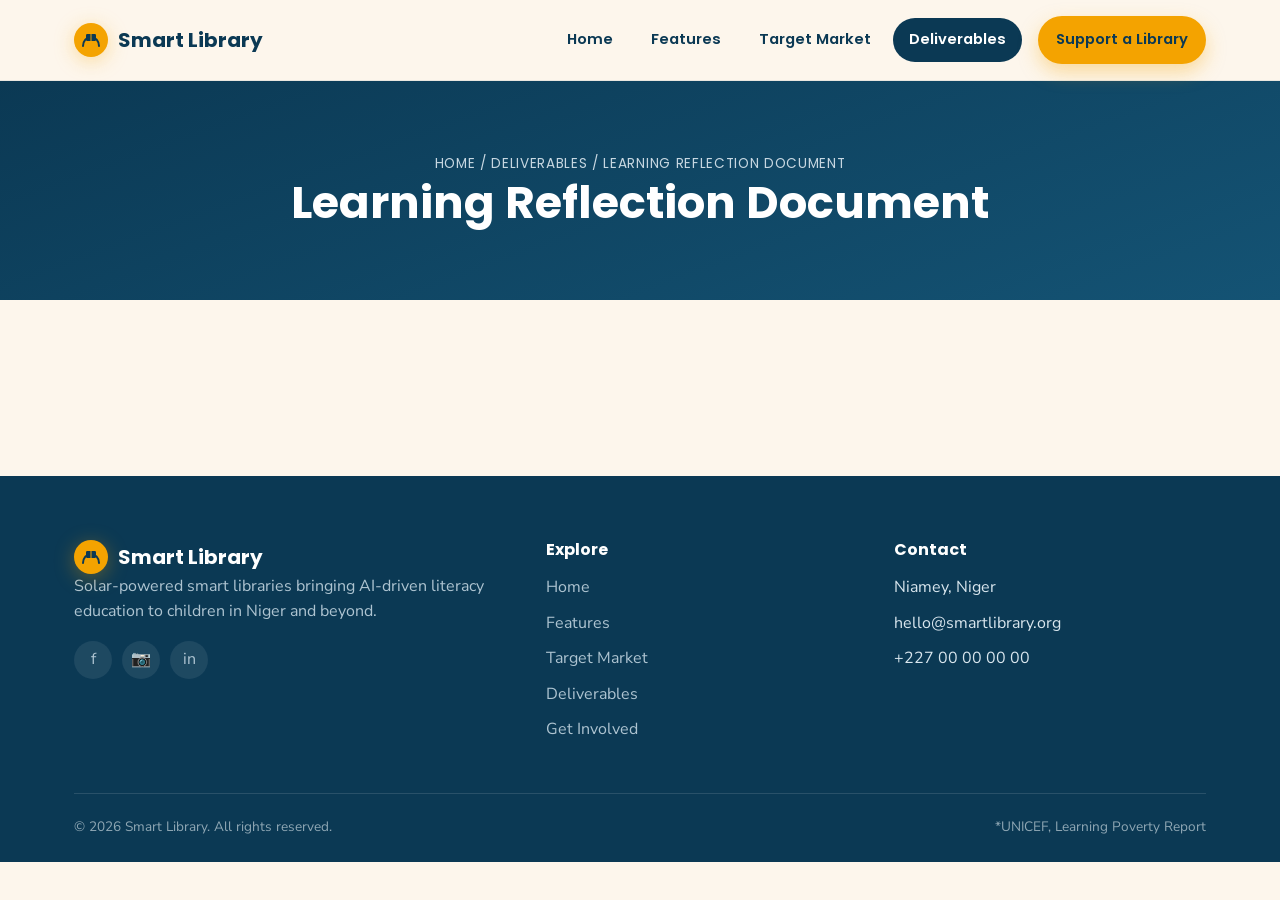
<file: learning-reflection-document.html>
<!DOCTYPE html>
<html lang="en">
<head>
<meta charset="UTF-8">
<meta name="viewport" content="width=device-width, initial-scale=1.0">
<title>Learning Reflection Document | Smart Library</title>
<link rel="preconnect" href="https://fonts.googleapis.com">
<link href="https://fonts.googleapis.com/css2?family=Poppins:wght@500;600;700;800&family=Nunito+Sans:wght@400;600;700&display=swap" rel="stylesheet">
<link rel="stylesheet" href="css/style.css">
</head>
<body>

<header class="site-header">
  <nav class="nav">
    <a href="index.html" class="brand">
      <svg width="34" height="34" viewBox="0 0 34 34" class="brand-logo"><circle cx="17" cy="17" r="17" fill="#F4A300"/><path d="M9 23c0-5 3.5-9 8-9s8 4 8 9" stroke="#0B3954" stroke-width="2" fill="none" stroke-linecap="round"/><rect x="12" y="11" width="10" height="7" rx="1.2" fill="#0B3954"/><line x1="17" y1="11" x2="17" y2="18" stroke="#F4A300" stroke-width="1"/></svg>
      Smart Library
    </a>
    <ul class="nav-links">
      <li><a href="index.html">Home</a></li>
      <li><a href="features.html">Features</a></li>
      <li><a href="target-market.html">Target Market</a></li>
      <li><a href="deliverables.html" class="active">Deliverables</a></li>
      <li class="nav-cta"><a href="index.html#get-involved" class="btn btn-primary">Support a Library</a></li>
    </ul>
    <button class="nav-toggle" aria-label="Toggle navigation"><span></span><span></span><span></span></button>
  </nav>
</header>

<section class="page-header">
  <div class="container">
    <span class="breadcrumb">Home / Deliverables / Learning Reflection Document</span>
    <h1>Learning Reflection Document</h1>
  </div>
</section>

<section class="section">
  <div class="container">
  </div>
</section>

<footer class="site-footer">
  <div class="container">
    <div class="footer-grid">
      <div class="footer-brand">
        <a href="index.html" class="brand" style="color:#fff;">
          <svg width="34" height="34" viewBox="0 0 34 34" class="brand-logo"><circle cx="17" cy="17" r="17" fill="#F4A300"/><path d="M9 23c0-5 3.5-9 8-9s8 4 8 9" stroke="#0B3954" stroke-width="2" fill="none" stroke-linecap="round"/><rect x="12" y="11" width="10" height="7" rx="1.2" fill="#0B3954"/><line x1="17" y1="11" x2="17" y2="18" stroke="#F4A300" stroke-width="1"/></svg>
          Smart Library
        </a>
        <p>Solar-powered smart libraries bringing AI-driven literacy education to children in Niger and beyond.</p>
        <div class="social-row">
          <a href="#" aria-label="Facebook">f</a>
          <a href="#" aria-label="Instagram">📷</a>
          <a href="#" aria-label="LinkedIn">in</a>
        </div>
      </div>
      <div>
        <h4>Explore</h4>
        <ul>
          <li><a href="index.html">Home</a></li>
          <li><a href="features.html">Features</a></li>
          <li><a href="target-market.html">Target Market</a></li>
          <li><a href="deliverables.html">Deliverables</a></li>
          <li><a href="index.html#get-involved">Get Involved</a></li>
        </ul>
      </div>
      <div>
        <h4>Contact</h4>
        <ul>
          <li>Niamey, Niger</li>
          <li>hello@smartlibrary.org</li>
          <li>+227 00 00 00 00</li>
        </ul>
      </div>
    </div>
    <div class="footer-bottom">
      <span>© 2026 Smart Library. All rights reserved.</span>
      <span>*UNICEF, Learning Poverty Report</span>
    </div>
  </div>
</footer>

<script src="js/script.js"></script>
</body>
</html>
</file>
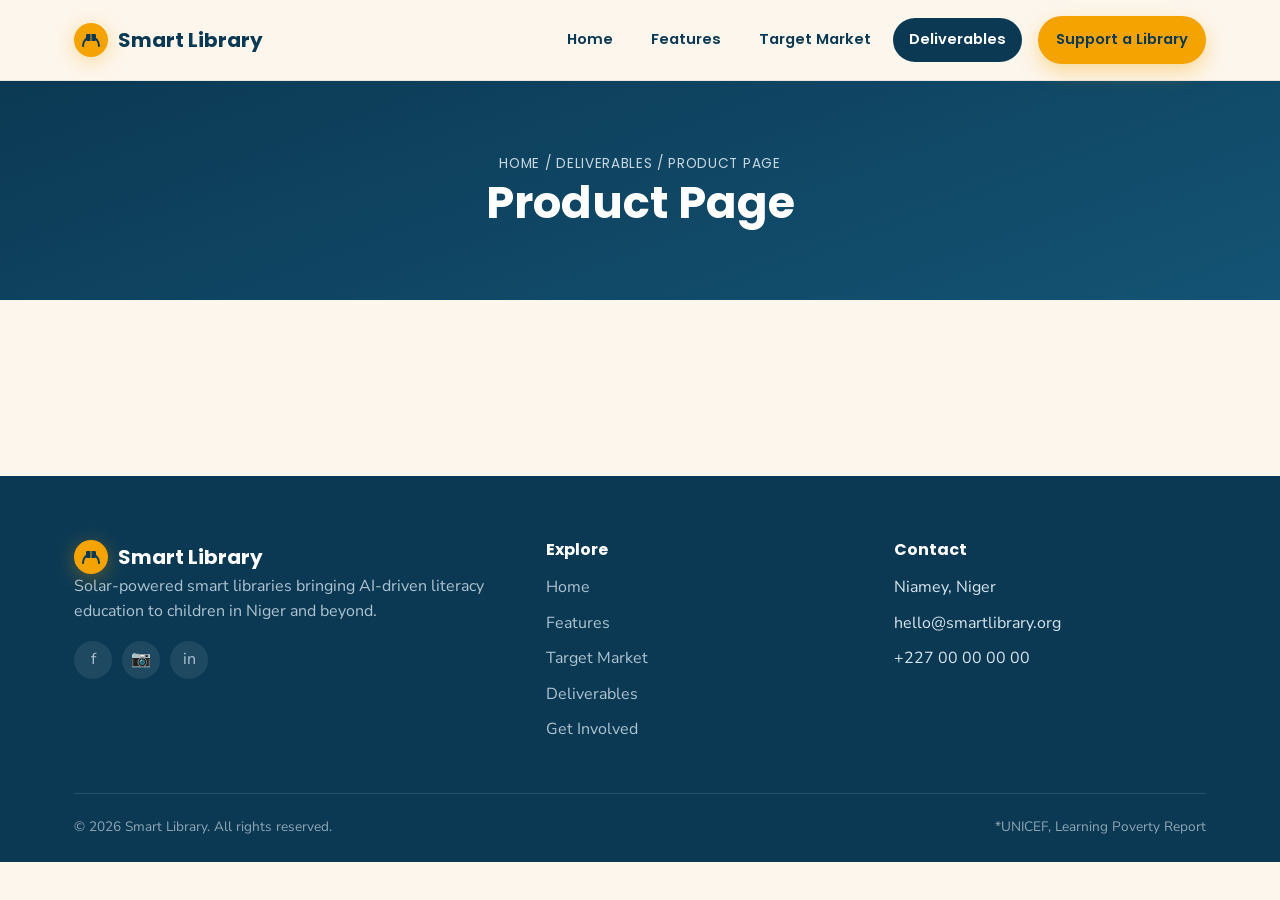
<file: product-page.html>
<!DOCTYPE html>
<html lang="en">
<head>
<meta charset="UTF-8">
<meta name="viewport" content="width=device-width, initial-scale=1.0">
<title>Product Page | Smart Library</title>
<link rel="preconnect" href="https://fonts.googleapis.com">
<link href="https://fonts.googleapis.com/css2?family=Poppins:wght@500;600;700;800&family=Nunito+Sans:wght@400;600;700&display=swap" rel="stylesheet">
<link rel="stylesheet" href="css/style.css">
</head>
<body>

<header class="site-header">
  <nav class="nav">
    <a href="index.html" class="brand">
      <svg width="34" height="34" viewBox="0 0 34 34" class="brand-logo"><circle cx="17" cy="17" r="17" fill="#F4A300"/><path d="M9 23c0-5 3.5-9 8-9s8 4 8 9" stroke="#0B3954" stroke-width="2" fill="none" stroke-linecap="round"/><rect x="12" y="11" width="10" height="7" rx="1.2" fill="#0B3954"/><line x1="17" y1="11" x2="17" y2="18" stroke="#F4A300" stroke-width="1"/></svg>
      Smart Library
    </a>
    <ul class="nav-links">
      <li><a href="index.html">Home</a></li>
      <li><a href="features.html">Features</a></li>
      <li><a href="target-market.html">Target Market</a></li>
      <li><a href="deliverables.html" class="active">Deliverables</a></li>
      <li class="nav-cta"><a href="index.html#get-involved" class="btn btn-primary">Support a Library</a></li>
    </ul>
    <button class="nav-toggle" aria-label="Toggle navigation"><span></span><span></span><span></span></button>
  </nav>
</header>

<section class="page-header">
  <div class="container">
    <span class="breadcrumb">Home / Deliverables / Product Page</span>
    <h1>Product Page</h1>
  </div>
</section>

<section class="section">
  <div class="container">
  </div>
</section>

<footer class="site-footer">
  <div class="container">
    <div class="footer-grid">
      <div class="footer-brand">
        <a href="index.html" class="brand" style="color:#fff;">
          <svg width="34" height="34" viewBox="0 0 34 34" class="brand-logo"><circle cx="17" cy="17" r="17" fill="#F4A300"/><path d="M9 23c0-5 3.5-9 8-9s8 4 8 9" stroke="#0B3954" stroke-width="2" fill="none" stroke-linecap="round"/><rect x="12" y="11" width="10" height="7" rx="1.2" fill="#0B3954"/><line x1="17" y1="11" x2="17" y2="18" stroke="#F4A300" stroke-width="1"/></svg>
          Smart Library
        </a>
        <p>Solar-powered smart libraries bringing AI-driven literacy education to children in Niger and beyond.</p>
        <div class="social-row">
          <a href="#" aria-label="Facebook">f</a>
          <a href="#" aria-label="Instagram">📷</a>
          <a href="#" aria-label="LinkedIn">in</a>
        </div>
      </div>
      <div>
        <h4>Explore</h4>
        <ul>
          <li><a href="index.html">Home</a></li>
          <li><a href="features.html">Features</a></li>
          <li><a href="target-market.html">Target Market</a></li>
          <li><a href="deliverables.html">Deliverables</a></li>
          <li><a href="index.html#get-involved">Get Involved</a></li>
        </ul>
      </div>
      <div>
        <h4>Contact</h4>
        <ul>
          <li>Niamey, Niger</li>
          <li>hello@smartlibrary.org</li>
          <li>+227 00 00 00 00</li>
        </ul>
      </div>
    </div>
    <div class="footer-bottom">
      <span>© 2026 Smart Library. All rights reserved.</span>
      <span>*UNICEF, Learning Poverty Report</span>
    </div>
  </div>
</footer>

<script src="js/script.js"></script>
</body>
</html>
</file>
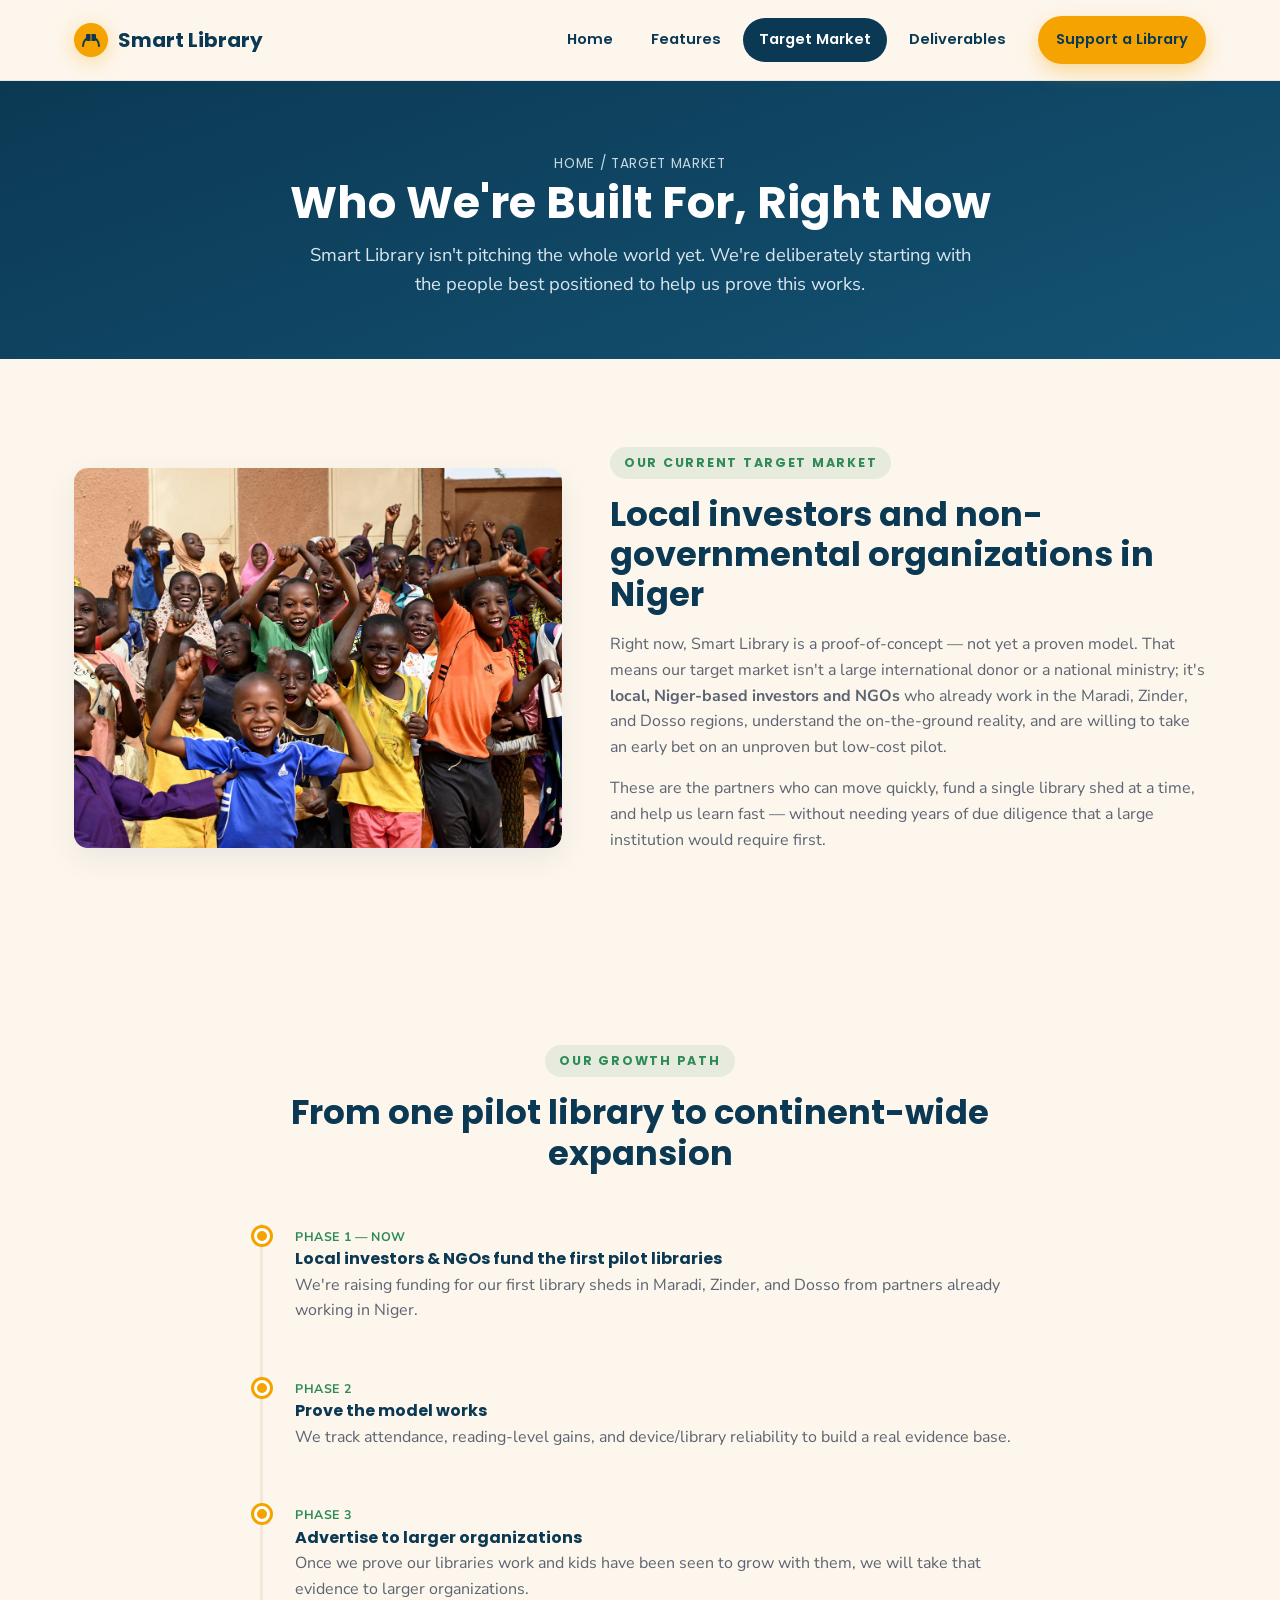
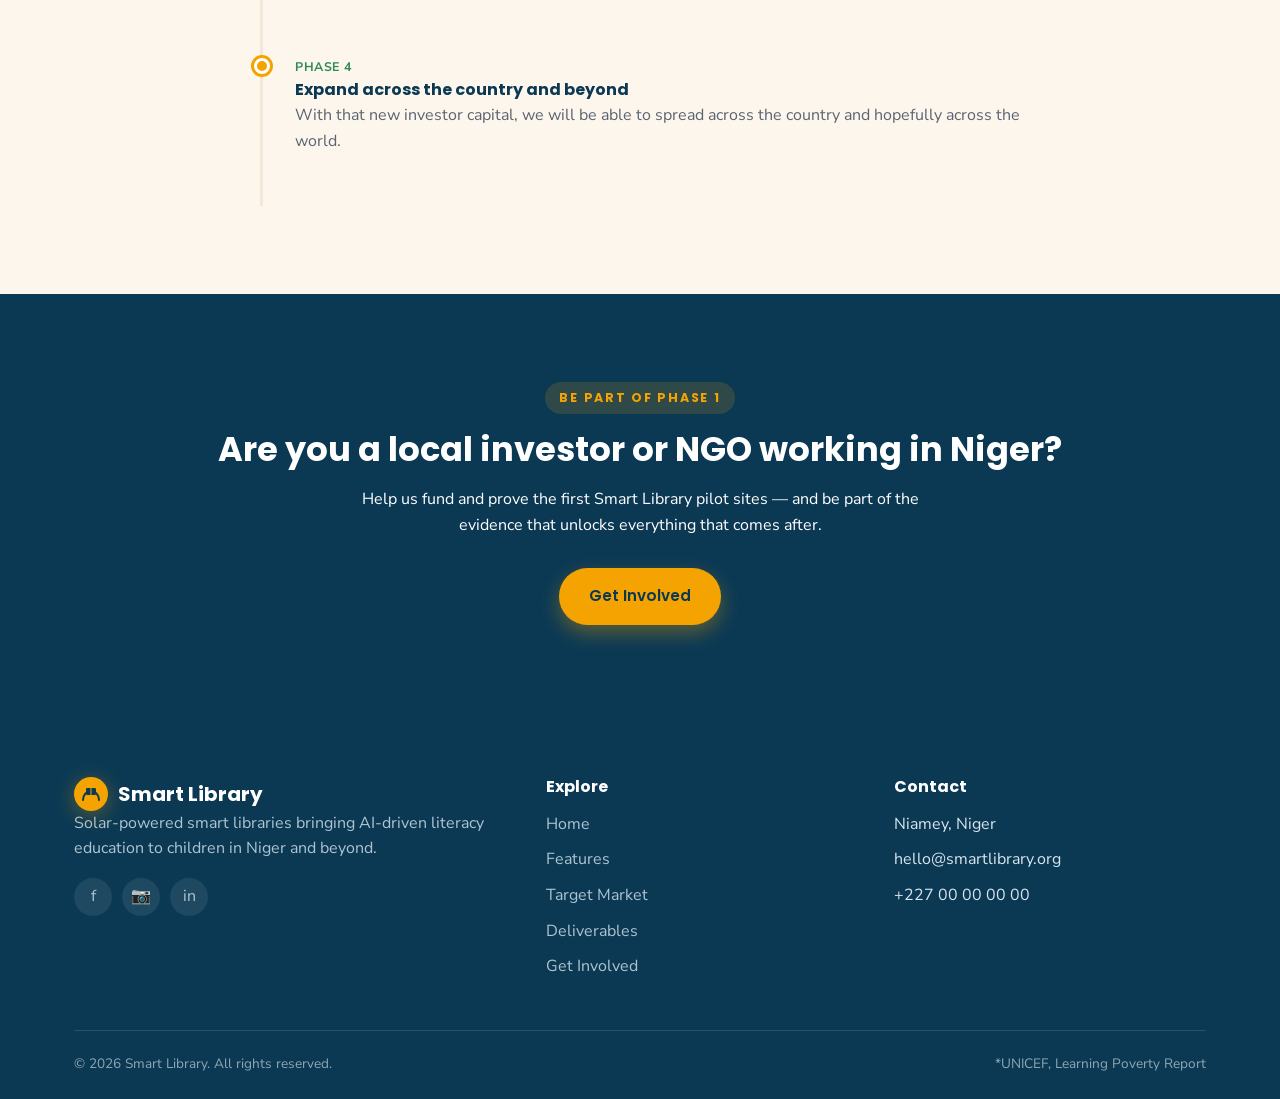
<file: target-market.html>
<!DOCTYPE html>
<html lang="en">
<head>
<meta charset="UTF-8">
<meta name="viewport" content="width=device-width, initial-scale=1.0">
<title>Target Market | Smart Library</title>
<meta name="description" content="Smart Library's current target market is local Niger-based investors and non-governmental organizations willing to fund our first proof-of-concept libraries, ahead of a planned expansion to larger donors and partners.">
<link rel="preconnect" href="https://fonts.googleapis.com">
<link href="https://fonts.googleapis.com/css2?family=Poppins:wght@500;600;700;800&family=Nunito+Sans:wght@400;600;700&display=swap" rel="stylesheet">
<link rel="stylesheet" href="css/style.css">
</head>
<body>

<header class="site-header">
  <nav class="nav">
    <a href="index.html" class="brand">
      <svg width="34" height="34" viewBox="0 0 34 34" class="brand-logo"><circle cx="17" cy="17" r="17" fill="#F4A300"/><path d="M9 23c0-5 3.5-9 8-9s8 4 8 9" stroke="#0B3954" stroke-width="2" fill="none" stroke-linecap="round"/><rect x="12" y="11" width="10" height="7" rx="1.2" fill="#0B3954"/><line x1="17" y1="11" x2="17" y2="18" stroke="#F4A300" stroke-width="1"/></svg>
      Smart Library
    </a>
    <ul class="nav-links">
      <li><a href="index.html">Home</a></li>
      <li><a href="features.html">Features</a></li>
      <li><a href="target-market.html" class="active">Target Market</a></li>
      <li><a href="deliverables.html">Deliverables</a></li>
      <li class="nav-cta"><a href="index.html#get-involved" class="btn btn-primary">Support a Library</a></li>
    </ul>
    <button class="nav-toggle" aria-label="Toggle navigation"><span></span><span></span><span></span></button>
  </nav>
</header>

<section class="page-header">
  <div class="container">
    <span class="breadcrumb">Home / Target Market</span>
    <h1>Who We're Built For, Right Now</h1>
    <p class="lead" style="max-width:680px;margin:0 auto;color:#D9E6EE;">Smart Library isn't pitching the whole world yet. We're deliberately starting with the people best positioned to help us prove this works.</p>
  </div>
</section>

<!-- PRIMARY TARGET MARKET -->
<section class="section">
  <div class="container">
    <div class="story-block">
      <div class="story-img">
        <img src="images/classroom-girls.jpg" alt="Girls sitting at classroom desks in Niger" style="border-radius:14px;box-shadow:0 10px 30px rgba(11,57,84,0.08);height:380px;width:100%;object-fit:cover;">
      </div>
      <div>
        <span class="eyebrow">Our Current Target Market</span>
        <h2>Local investors and non-governmental organizations in Niger</h2>
        <p>Right now, Smart Library is a proof-of-concept — not yet a proven model. That means our target market isn't a large international donor or a national ministry; it's <b>local, Niger-based investors and NGOs</b> who already work in the Maradi, Zinder, and Dosso regions, understand the on-the-ground reality, and are willing to take an early bet on an unproven but low-cost pilot.</p>
        <p>These are the partners who can move quickly, fund a single library shed at a time, and help us learn fast — without needing years of due diligence that a large institution would require first.</p>
      </div>
    </div>
  </div>
</section>

<!-- GROWTH PATH -->
<section class="section">
  <div class="container">
    <div class="center" style="max-width:700px;margin:0 auto 50px;">
      <span class="eyebrow">Our Growth Path</span>
      <h2>From one pilot library to continent-wide expansion</h2>
    </div>
    <div class="timeline" style="max-width:760px;margin:0 auto;">
      <div class="timeline-item">
        <span class="tag">Phase 1 — Now</span>
        <h4>Local investors &amp; NGOs fund the first pilot libraries</h4>
        <p>We're raising funding for our first library sheds in Maradi, Zinder, and Dosso from partners already working in Niger.</p>
      </div>
      <div class="timeline-item">
        <span class="tag">Phase 2</span>
        <h4>Prove the model works</h4>
        <p>We track attendance, reading-level gains, and device/library reliability to build a real evidence base.</p>
      </div>
      <div class="timeline-item">
        <span class="tag">Phase 3</span>
        <h4>Advertise to larger organizations</h4>
        <p>Once we prove our libraries work and kids have been seen to grow with them, we will take that evidence to larger organizations.</p>
      </div>
      <div class="timeline-item">
        <span class="tag">Phase 4</span>
        <h4>Expand across the country and beyond</h4>
        <p>With that new investor capital, we will be able to spread across the country and hopefully across the world.</p>
      </div>
    </div>
  </div>
</section>

<section class="section section-sky">
  <div class="container center">
    <span class="eyebrow">Be Part of Phase 1</span>
    <h2>Are you a local investor or NGO working in Niger?</h2>
    <p style="max-width:600px;margin:0 auto 30px;">Help us fund and prove the first Smart Library pilot sites — and be part of the evidence that unlocks everything that comes after.</p>
    <a href="index.html#get-involved" class="btn btn-primary">Get Involved</a>
  </div>
</section>

<footer class="site-footer">
  <div class="container">
    <div class="footer-grid">
      <div class="footer-brand">
        <a href="index.html" class="brand" style="color:#fff;">
          <svg width="34" height="34" viewBox="0 0 34 34" class="brand-logo"><circle cx="17" cy="17" r="17" fill="#F4A300"/><path d="M9 23c0-5 3.5-9 8-9s8 4 8 9" stroke="#0B3954" stroke-width="2" fill="none" stroke-linecap="round"/><rect x="12" y="11" width="10" height="7" rx="1.2" fill="#0B3954"/><line x1="17" y1="11" x2="17" y2="18" stroke="#F4A300" stroke-width="1"/></svg>
          Smart Library
        </a>
        <p>Solar-powered smart libraries bringing AI-driven literacy education to children in Niger and beyond.</p>
        <div class="social-row">
          <a href="#" aria-label="Facebook">f</a>
          <a href="#" aria-label="Instagram">📷</a>
          <a href="#" aria-label="LinkedIn">in</a>
        </div>
      </div>
      <div>
        <h4>Explore</h4>
        <ul>
          <li><a href="index.html">Home</a></li>
          <li><a href="features.html">Features</a></li>
          <li><a href="target-market.html">Target Market</a></li>
          <li><a href="deliverables.html">Deliverables</a></li>
          <li><a href="index.html#get-involved">Get Involved</a></li>
        </ul>
      </div>
      <div>
        <h4>Contact</h4>
        <ul>
          <li>Niamey, Niger</li>
          <li>hello@smartlibrary.org</li>
          <li>+227 00 00 00 00</li>
        </ul>
      </div>
    </div>
    <div class="footer-bottom">
      <span>© 2026 Smart Library. All rights reserved.</span>
      <span>*UNICEF, Learning Poverty Report</span>
    </div>
  </div>
</footer>

<script src="js/script.js"></script>
</body>
</html>
</file>
<file: css/style.css>
/* ============================================
   Lumière Learning — Shared Stylesheet
   ============================================ */

:root{
  --sun:#F4A300;
  --sun-dark:#D98500;
  --sky:#0B3954;
  --sky-light:#145374;
  --sand:#FDF6EC;
  --sand-dark:#F3E8D6;
  --green:#2E8B57;
  --green-dark:#1F6B41;
  --red:#C94C4C;
  --text:#1F2937;
  --text-light:#5B6472;
  --white:#FFFFFF;
  --radius:14px;
  --radius-sm:8px;
  --shadow:0 10px 30px rgba(11,57,84,0.08);
  --shadow-lg:0 20px 45px rgba(11,57,84,0.16);
  --maxw:1180px;
  --ff-head:'Poppins', sans-serif;
  --ff-body:'Nunito Sans', sans-serif;
}

*,*::before,*::after{box-sizing:border-box;}
html{scroll-behavior:smooth;}
body{
  margin:0;
  font-family:var(--ff-body);
  color:var(--text);
  background:var(--sand);
  line-height:1.6;
  -webkit-font-smoothing:antialiased;
}
h1,h2,h3,h4{
  font-family:var(--ff-head);
  color:var(--sky);
  line-height:1.2;
  margin:0 0 .5em;
}
h1{font-size:2.8rem;font-weight:700;}
h2{font-size:2.1rem;font-weight:700;}
h3{font-size:1.35rem;font-weight:600;}
p{margin:0 0 1em;color:var(--text-light);}
a{color:inherit;text-decoration:none;}
img{max-width:100%;display:block;}
ul{margin:0;padding:0;}
.container{max-width:var(--maxw);margin:0 auto;padding:0 24px;}
.section{padding:88px 0;}
.section.tight{padding:56px 0;}
.section-sand{background:var(--sand-dark);}
.section-sky{background:var(--sky);color:var(--white);}
.section-sky h2, .section-sky h3, .section-sky p{color:var(--white);}
.eyebrow{
  display:inline-block;
  font-family:var(--ff-head);
  font-size:.78rem;
  font-weight:700;
  letter-spacing:.14em;
  text-transform:uppercase;
  color:var(--green);
  background:rgba(46,139,87,0.1);
  padding:6px 14px;
  border-radius:50px;
  margin-bottom:16px;
}
.section-sky .eyebrow{color:var(--sun);background:rgba(244,163,0,0.15);}
.center{text-align:center;}
.lead{font-size:1.15rem;}
.muted{color:var(--text-light);}

/* ---------- Buttons ---------- */
.btn{
  display:inline-flex;
  align-items:center;
  gap:8px;
  font-family:var(--ff-head);
  font-weight:600;
  font-size:.95rem;
  padding:14px 28px;
  border-radius:50px;
  border:2px solid transparent;
  cursor:pointer;
  transition:transform .15s ease, box-shadow .15s ease, background .15s ease, color .15s ease;
  white-space:nowrap;
}
.btn:hover{transform:translateY(-2px);}
.btn-primary{background:var(--sun);color:var(--sky);box-shadow:0 8px 20px rgba(244,163,0,0.35);}
.btn-primary:hover{background:var(--sun-dark);box-shadow:0 12px 28px rgba(244,163,0,0.45);}
.btn-secondary{background:var(--sky);color:var(--white);}
.btn-secondary:hover{background:var(--sky-light);}
.btn-outline{background:transparent;border-color:var(--white);color:var(--white);}
.btn-outline:hover{background:var(--white);color:var(--sky);}
.btn-outline-dark{background:transparent;border-color:var(--sky);color:var(--sky);}
.btn-outline-dark:hover{background:var(--sky);color:var(--white);}
.btn-green{background:var(--green);color:var(--white);}
.btn-green:hover{background:var(--green-dark);}
.btn-block{width:100%;justify-content:center;}
.btn-row{display:flex;gap:16px;flex-wrap:wrap;}

/* ---------- Header / Nav ---------- */
.site-header{
  position:sticky;top:0;z-index:100;
  background:rgba(253,246,236,0.92);
  backdrop-filter:blur(8px);
  border-bottom:1px solid rgba(11,57,84,0.08);
}
.nav{
  display:flex;align-items:center;justify-content:space-between;
  max-width:var(--maxw);margin:0 auto;padding:16px 24px;
}
.brand{display:flex;align-items:center;gap:10px;font-family:var(--ff-head);font-weight:700;font-size:1.25rem;color:var(--sky);}
.brand-logo{flex:0 0 auto;filter:drop-shadow(0 4px 10px rgba(244,163,0,0.35));}
.brand-mark{
  width:40px;height:40px;border-radius:50%;
  background:radial-gradient(circle at 35% 30%, var(--sun), var(--sun-dark));
  display:flex;align-items:center;justify-content:center;
  font-size:1.2rem;box-shadow:0 4px 12px rgba(244,163,0,0.5);
}
.nav-links{display:flex;align-items:center;gap:6px;list-style:none;}
.nav-links a{
  display:block;padding:10px 16px;border-radius:50px;
  font-family:var(--ff-head);font-weight:600;font-size:.92rem;color:var(--sky);
  transition:background .15s ease, color .15s ease;
}
.nav-links a:hover{background:rgba(11,57,84,0.08);}
.nav-links a.active{background:var(--sky);color:var(--white);}
.nav-cta{margin-left:10px;}
.nav-toggle{display:none;background:none;border:none;cursor:pointer;padding:6px;}
.nav-toggle span{display:block;width:26px;height:3px;background:var(--sky);margin:5px 0;border-radius:3px;transition:.2s;}

/* ---------- Hero ---------- */
.hero{
  background:linear-gradient(160deg, var(--sky) 0%, var(--sky-light) 55%, #1b5c86 100%);
  color:var(--white);
  position:relative;
  overflow:hidden;
  padding:100px 0 90px;
}
.hero::after{
  content:"";position:absolute;right:-120px;top:-120px;width:420px;height:420px;border-radius:50%;
  background:radial-gradient(circle, rgba(244,163,0,0.45), rgba(244,163,0,0) 70%);
}
.hero-grid{position:relative;z-index:2;max-width:1120px;margin:0 auto;text-align:center;}
.hero h1{color:var(--white);font-size:3.1rem;}
.hero p.lead{color:#D9E6EE;max-width:600px;margin-left:auto;margin-right:auto;}
.hero .btn-row{justify-content:center;}
.hero-stats-row{display:grid;grid-template-columns:220px 1fr 220px;gap:24px;align-items:stretch;margin-top:48px;}
.hero-photo{
  width:100%;height:100%;min-height:200px;object-fit:cover;border-radius:var(--radius);
  box-shadow:var(--shadow-lg);border:3px solid rgba(255,255,255,0.18);
}
.hero-stats{display:grid;grid-template-columns:1fr 1fr;gap:24px;}
.hero-stat{
  background:rgba(255,255,255,0.08);
  border:1px solid rgba(255,255,255,0.14);
  border-radius:var(--radius);
  padding:36px 20px;
}
.hero-stat b{display:block;font-family:var(--ff-head);font-size:4.4rem;font-weight:800;color:var(--sun);line-height:1;margin-bottom:10px;}
.hero-stat span{font-size:1rem;color:#D9E6EE;}

/* ---------- Page header (inner pages) ---------- */
.page-header{
  background:linear-gradient(160deg, var(--sky), var(--sky-light));
  color:var(--white);padding:70px 0 60px;text-align:center;
}
.page-header h1{color:var(--white);margin-bottom:10px;}
.breadcrumb{font-size:.85rem;color:#C7D7E1;font-family:var(--ff-head);letter-spacing:.05em;text-transform:uppercase;}

/* ---------- Grids / Cards ---------- */
.grid{display:grid;gap:28px;}
.grid-2{grid-template-columns:repeat(2,1fr);}
.grid-3{grid-template-columns:repeat(3,1fr);}
.grid-4{grid-template-columns:repeat(4,1fr);}
.card{
  background:var(--white);border-radius:var(--radius);padding:30px;
  box-shadow:var(--shadow);transition:transform .2s ease, box-shadow .2s ease;
  border:1px solid rgba(11,57,84,0.06);
}
.card:hover{transform:translateY(-6px);box-shadow:var(--shadow-lg);}
.card .icon{
  width:54px;height:54px;border-radius:14px;display:flex;align-items:center;justify-content:center;
  font-size:1.5rem;margin-bottom:18px;
}
.icon-sun{background:rgba(244,163,0,0.15);color:var(--sun-dark);}
.icon-sky{background:rgba(11,57,84,0.1);color:var(--sky);}
.icon-green{background:rgba(46,139,87,0.15);color:var(--green);}
.icon-red{background:rgba(201,76,76,0.12);color:var(--red);}

/* ---------- Stats strip ---------- */
.stats-strip{display:grid;grid-template-columns:repeat(4,1fr);gap:24px;}
.stat-box{text-align:center;padding:28px 10px;border-radius:var(--radius);background:rgba(255,255,255,0.06);}
.stat-box b{display:block;font-family:var(--ff-head);font-size:2.4rem;color:var(--sun);}
.stat-box span{font-size:.88rem;color:#D9E6EE;}

/* ---------- Tabs (About page) ---------- */
.tabs-nav{display:flex;gap:10px;flex-wrap:wrap;justify-content:center;margin-bottom:46px;}
.tab-btn{
  font-family:var(--ff-head);font-weight:700;font-size:.9rem;
  padding:12px 22px;border-radius:50px;border:2px solid var(--sky);
  background:transparent;color:var(--sky);cursor:pointer;transition:.15s;
}
.tab-btn.active, .tab-btn:hover{background:var(--sky);color:var(--white);}
.tab-panel{display:none;}
.tab-panel.active{display:block;animation:fadeIn .35s ease;}
@keyframes fadeIn{from{opacity:0;transform:translateY(8px);}to{opacity:1;transform:translateY(0);}}

.story-block{display:grid;grid-template-columns:.9fr 1.1fr;gap:48px;align-items:center;}
.story-block img{border-radius:var(--radius);box-shadow:var(--shadow);height:380px;width:100%;object-fit:cover;}
.story-block.reverse{grid-template-columns:1.1fr .9fr;}
.story-block.reverse .story-img{order:2;}

/* ---------- Timeline ---------- */
.timeline{position:relative;padding-left:32px;border-left:3px solid var(--sand-dark);}
.timeline-item{position:relative;padding-bottom:36px;}
.timeline-item::before{
  content:"";position:absolute;left:-41px;top:4px;width:16px;height:16px;border-radius:50%;
  background:var(--sun);border:3px solid var(--white);box-shadow:0 0 0 3px var(--sun);
}
.timeline-item h4{margin-bottom:4px;color:var(--sky);font-family:var(--ff-head);}
.timeline-item .tag{font-size:.78rem;color:var(--green);font-weight:700;text-transform:uppercase;letter-spacing:.05em;}

/* ---------- Team ---------- */
.team-card{text-align:center;}
.team-avatar{
  width:96px;height:96px;border-radius:50%;margin:0 auto 16px;object-fit:cover;
  border:4px solid var(--sand-dark);
}
.team-card h4{margin-bottom:2px;}
.team-role{color:var(--green);font-weight:700;font-size:.85rem;text-transform:uppercase;letter-spacing:.04em;margin-bottom:10px;}

/* ---------- Testimonials ---------- */
.testimonial-wrap{max-width:760px;margin:0 auto;position:relative;}
.testimonial-slide{display:none;text-align:center;padding:10px 10px 0;}
.testimonial-slide.active{display:block;animation:fadeIn .4s ease;}
.testimonial-quote{font-size:1.4rem;font-family:var(--ff-head);font-weight:600;color:var(--sky);margin-bottom:24px;}
.testimonial-person{display:flex;align-items:center;justify-content:center;gap:14px;}
.testimonial-person img{width:56px;height:56px;border-radius:50%;object-fit:cover;}
.testimonial-person b{display:block;color:var(--sky);}
.testimonial-person span{font-size:.85rem;color:var(--text-light);}
.testimonial-dots{display:flex;justify-content:center;gap:8px;margin-top:30px;}
.t-dot{width:10px;height:10px;border-radius:50%;background:var(--sand-dark);border:none;cursor:pointer;}
.t-dot.active{background:var(--sun);}
.t-arrows{display:flex;justify-content:space-between;position:absolute;top:50%;left:-56px;right:-56px;transform:translateY(-50%);}
.t-arrow{
  width:44px;height:44px;border-radius:50%;background:var(--white);border:1px solid var(--sand-dark);
  box-shadow:var(--shadow);cursor:pointer;font-size:1.1rem;color:var(--sky);
}

/* ---------- Two-col feature ---------- */
.feature-row{display:flex;align-items:flex-start;gap:20px;margin-bottom:30px;}
.feature-row .icon{flex:0 0 auto;}
.feature-row h4{margin-bottom:6px;}

/* ---------- Tech pillars ---------- */
.pillar-card{border-top:5px solid var(--sun);}
.pillar-card.ml{border-top-color:var(--green);}
.pillar-card.iot{border-top-color:var(--sky);}

/* ---------- Specs table ---------- */
.spec-table{width:100%;border-collapse:collapse;background:var(--white);border-radius:var(--radius);overflow:hidden;box-shadow:var(--shadow);}
.spec-table th, .spec-table td{padding:16px 20px;text-align:left;border-bottom:1px solid var(--sand-dark);color:var(--text);}
.spec-table th{background:var(--sky);color:var(--white);font-family:var(--ff-head);}
.spec-table tr:last-child td{border-bottom:none;}
.spec-table td:first-child{font-weight:700;color:var(--sky);width:28%;}

/* ---------- Map / regions ---------- */
.region-card{display:flex;gap:18px;align-items:flex-start;}
.region-number{
  font-family:var(--ff-head);font-weight:700;font-size:1.4rem;color:var(--sun-dark);
  background:rgba(244,163,0,0.12);width:48px;height:48px;border-radius:12px;
  display:flex;align-items:center;justify-content:center;flex:0 0 auto;
}

/* ---------- Progress bars ---------- */
.bar{height:10px;background:var(--sand-dark);border-radius:6px;overflow:hidden;margin:8px 0 18px;}
.bar > span{display:block;height:100%;background:linear-gradient(90deg,var(--sun),var(--red));border-radius:6px;}

/* ---------- CTA band ---------- */
.cta-band{
  background:linear-gradient(120deg, var(--sun), var(--sun-dark));
  border-radius:var(--radius);padding:56px;text-align:center;color:var(--sky);
}
.cta-band h2{color:var(--sky);}
.cta-band p{color:#5a4206;}

/* ---------- Forms ---------- */
.form-grid{display:grid;grid-template-columns:1fr 1fr;gap:20px;}
.form-field{display:flex;flex-direction:column;gap:6px;margin-bottom:20px;}
.form-field.full{grid-column:1/-1;}
.form-field label{font-family:var(--ff-head);font-weight:600;font-size:.88rem;color:var(--sky);}
.form-field input, .form-field select, .form-field textarea{
  padding:13px 16px;border:1.5px solid var(--sand-dark);border-radius:var(--radius-sm);
  font-family:var(--ff-body);font-size:.95rem;background:var(--white);color:var(--text);
}
.form-field input:focus, .form-field select:focus, .form-field textarea:focus{outline:none;border-color:var(--sun);}
.form-note{font-size:.85rem;color:var(--text-light);margin-top:10px;}

/* ---------- Footer ---------- */
.site-footer{background:var(--sky);color:#D9E6EE;padding:64px 0 24px;}
.footer-grid{display:grid;grid-template-columns:1.4fr 1fr 1fr;gap:36px;margin-bottom:40px;}
.footer-grid h4{color:var(--white);font-size:1rem;margin-bottom:16px;}
.footer-grid ul{list-style:none;}
.footer-grid li{margin-bottom:10px;}
.footer-grid a{color:#AEC4D1;transition:.15s;}
.footer-grid a:hover{color:var(--sun);}
.footer-brand p{color:#AEC4D1;}
.footer-bottom{border-top:1px solid rgba(255,255,255,0.12);padding-top:22px;display:flex;justify-content:space-between;flex-wrap:wrap;gap:10px;font-size:.85rem;color:#8FA7B4;}
.social-row{display:flex;gap:10px;}
.social-row a{
  width:38px;height:38px;border-radius:50%;background:rgba(255,255,255,0.08);
  display:flex;align-items:center;justify-content:center;
}
.social-row a:hover{background:var(--sun);color:var(--sky);}

/* ---------- Badges / chips ---------- */
.chip-row{display:flex;flex-wrap:wrap;gap:10px;}
.chip{background:var(--sand-dark);color:var(--sky);font-family:var(--ff-head);font-weight:600;font-size:.82rem;padding:8px 16px;border-radius:50px;}

/* ---------- Responsive ---------- */
@media (max-width:980px){
  .hero-stats-row{grid-template-columns:1fr;}
  .hero-photo{min-height:180px;max-height:220px;}
  .story-block, .story-block.reverse{grid-template-columns:1fr;}
  .story-block.reverse .story-img{order:0;}
  .grid-4{grid-template-columns:repeat(2,1fr);}
  .grid-3{grid-template-columns:repeat(2,1fr);}
  .footer-grid{grid-template-columns:1fr 1fr;}
  .stats-strip{grid-template-columns:repeat(2,1fr);}
}
@media (max-width:760px){
  .nav-links{
    position:fixed;top:72px;left:0;right:0;background:var(--sand);
    flex-direction:column;align-items:stretch;padding:16px 24px;gap:4px;
    box-shadow:var(--shadow);transform:translateY(-130%);transition:transform .25s ease;
  }
  .nav-links.open{transform:translateY(0);}
  .nav-links a{padding:14px 16px;}
  .nav-cta{margin:10px 0 0;}
  .nav-toggle{display:block;}
  .grid-2, .grid-3, .grid-4{grid-template-columns:1fr;}
  .form-grid{grid-template-columns:1fr;}
  h1{font-size:2.1rem;}
  .hero h1{font-size:2.3rem;}
  .hero-stats{grid-template-columns:1fr;}
  .hero-stat b{font-size:3.2rem;}
  .footer-grid{grid-template-columns:1fr;}
  .t-arrows{display:none;}
}
</file>
